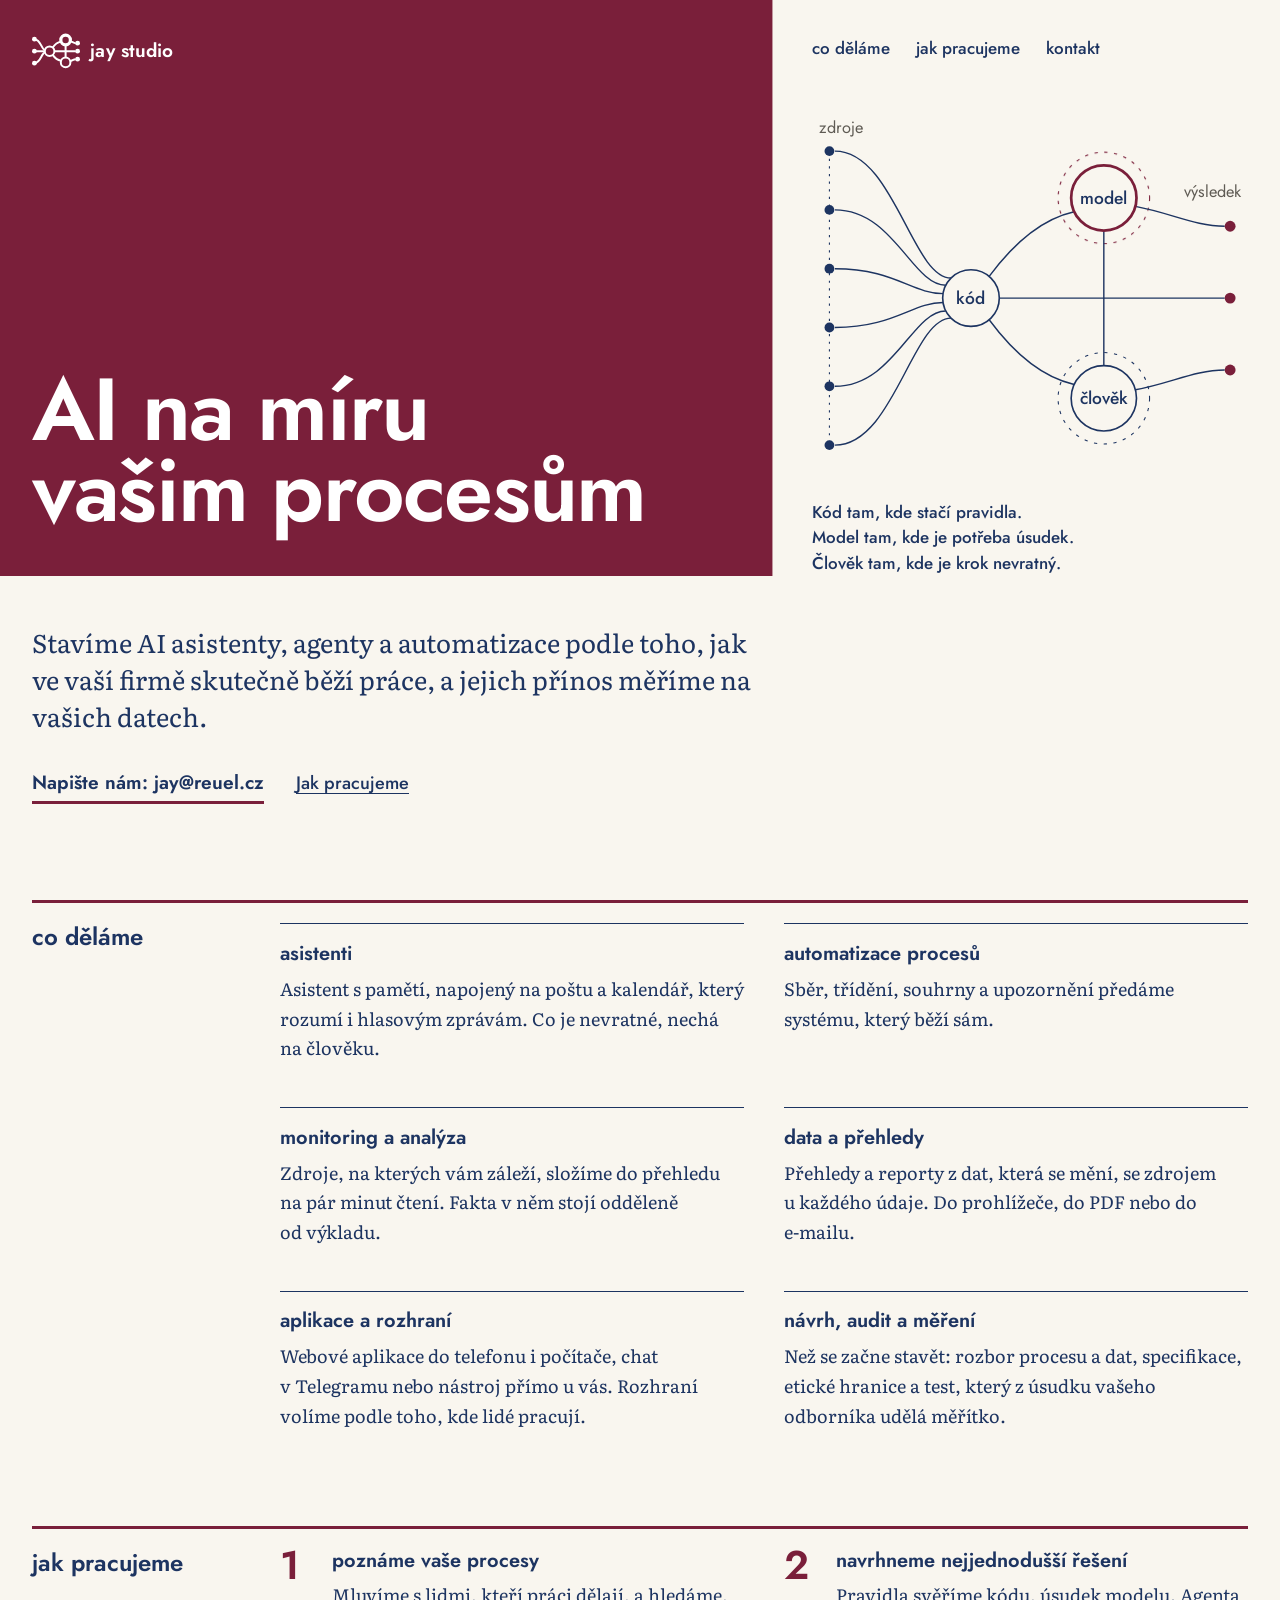
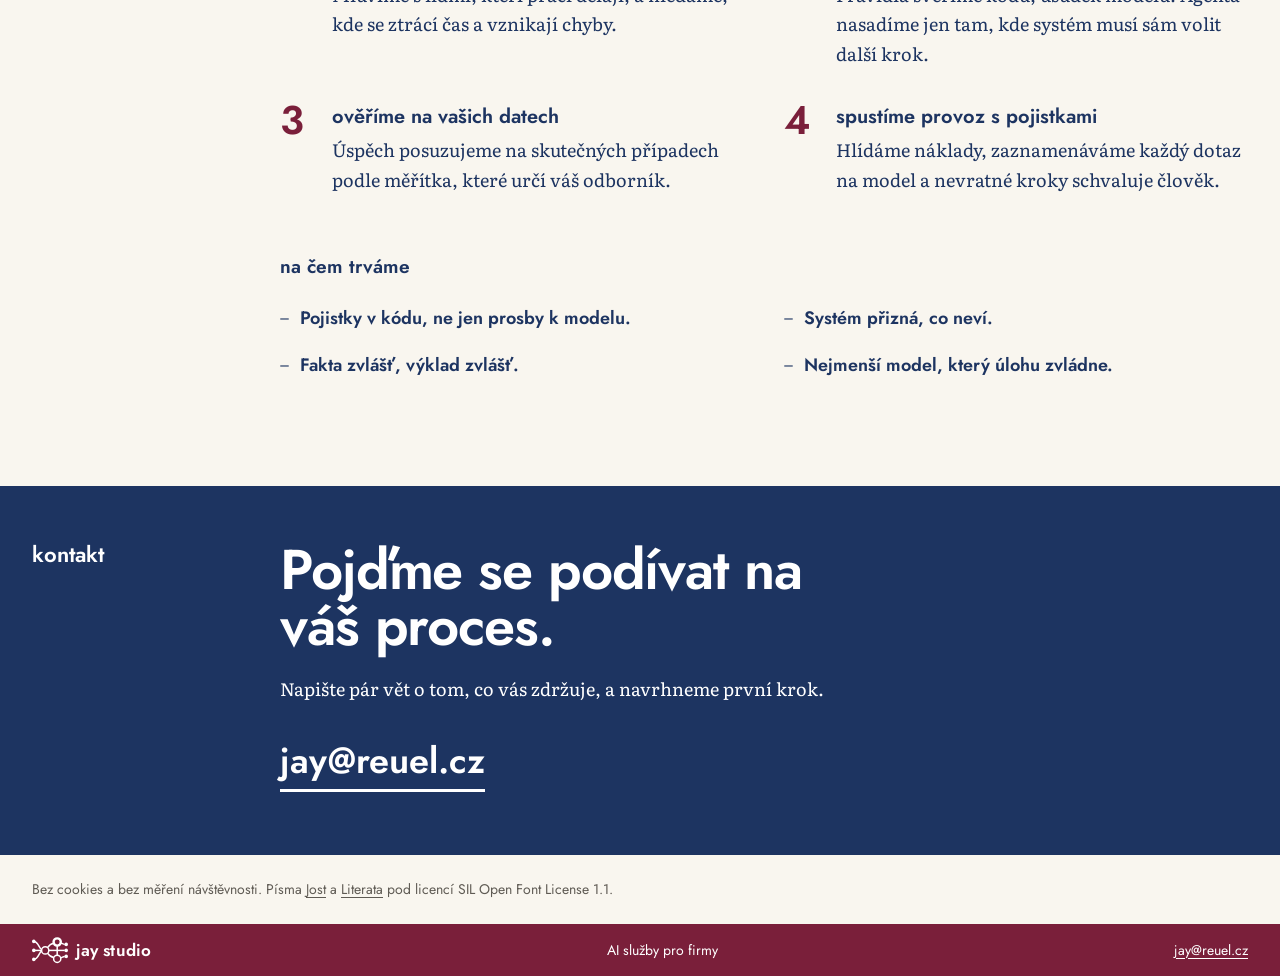
<file: index.html>
<!doctype html>
<html lang="cs">
<head>
<meta charset="utf-8">
<meta name="viewport" content="width=device-width, initial-scale=1">
<meta name="robots" content="noindex">
<title>Jay Studio · AI na míru vašim procesům</title>
<meta name="description" content="Navrhujeme a stavíme AI asistenty, agenty a automatizace pro firmy. Od poznání procesu přes ověření na vašich datech po ostrý provoz s pojistkami.">
<meta name="theme-color" content="#7A1F3A">
<link rel="icon" href="/img/ikona.svg" type="image/svg+xml">
<link rel="preload" href="/fonts/Jost-SemiBold.woff2" as="font" type="font/woff2" crossorigin>
<link rel="preload" href="/fonts/Literata-Regular.woff2" as="font" type="font/woff2" crossorigin>
<link rel="stylesheet" href="/reuel.css">
</head>
<body>
<a class="preskocit" href="#obsah">Přeskočit na obsah</a>

<header class="hlava">
  <div class="obal hlava-mrizka">
    <div class="plocha">
      <!-- Logo je zároveň skryté tlačítko na projekty: vypadá jako logo a nic
           nenapovídá; čtečka obrazovky slyší, kam vede. -->
      <a class="znacka skryte" href="/projekty/" aria-label="jay studio, projekty"><svg class="znak" aria-hidden="true"><use href="/img/logo.svg#znak"/></svg>jay studio</a>
      <h1>AI na míru vašim procesům</h1>
    </div>

    <div class="vedle">
      <nav class="navigace" aria-label="Oddíly stránky">
        <ul>
          <li><a href="#co-delame">co děláme</a></li>
          <li><a href="#jak-pracujeme">jak pracujeme</a></li>
          <li><a href="#kontakt">kontakt</a></li>
        </ul>
      </nav>

      <!-- Schéma: zdroje vlevo, uprostřed kód, model a člověk, vpravo výsledky.
           Čáry se při načtení nakreslí a po nich jednou proběhnou vínové pulsy;
           do pěti sekund je schéma v klidu. Kdo má pohyb vypnutý
           (prefers-reduced-motion), vidí schéma rovnou v klidu. -->
      <figure class="schema">
        <svg viewBox="0 0 400 340" role="img" aria-labelledby="schema-nazev" aria-describedby="schema-popis">
          <title id="schema-nazev">Jak u&nbsp;nás teče práce</title>
          <desc id="schema-popis">Data z&nbsp;různých zdrojů nejdřív zpracuje kód. Co se dá rozhodnout pravidly, jde rovnou do výsledku. Co potřebuje úsudek, posoudí jazykový model. Nevratné kroky schvaluje člověk.</desc>

          <g class="pozadi">
            <path class="vodic" d="M16 35V305"/>
            <circle class="prsten toci" cx="268" cy="78" r="42"/>
            <circle class="prsten modry" cx="268" cy="262" r="42"/>
          </g>

          <g class="hrany">
            <path class="hrana" pathLength="1" style="--d:0s" d="M21 35C75 35 92 151.6 127.6 151.6"/>
            <path class="hrana" pathLength="1" style="--d:.08s" d="M21 89C75 89 92 158.2 122.8 158.2"/>
            <path class="hrana" pathLength="1" style="--d:.16s" d="M21 143C75 143 92 165.9 120.3 165.9"/>
            <path class="hrana" pathLength="1" style="--d:.24s" d="M21 197C75 197 92 174.1 120.3 174.1"/>
            <path class="hrana" pathLength="1" style="--d:.32s" d="M21 251C75 251 92 181.8 122.8 181.8"/>
            <path class="hrana" pathLength="1" style="--d:.4s" d="M21 305C75 305 92 188.4 127.6 188.4"/>
            <path class="hrana" pathLength="1" style="--d:.7s" d="M172 170H379"/>
            <path class="hrana" pathLength="1" style="--d:.7s" d="M162.7 150.1C182 124 208 98 240.8 90.7"/>
            <path class="hrana" pathLength="1" style="--d:.7s" d="M162.7 189.9C182 216 208 242 240.8 249.3"/>
            <path class="hrana" pathLength="1" style="--d:1.1s" d="M297 85.8C330 92 352 104 379 104"/>
            <path class="hrana" pathLength="1" style="--d:1.1s" d="M268 108V232"/>
            <path class="hrana" pathLength="1" style="--d:1.3s" d="M297 254.2C330 248 352 236 379 236"/>
          </g>

          <!-- Každý puls vyrazí, až je jeho čára nakreslená a předchozí puls dorazil do uzlu. -->
          <g class="pulsy">
            <path class="puls" pathLength="100" style="--d:1.1s" d="M21 35C75 35 92 151.6 127.6 151.6"/>
            <path class="puls" pathLength="100" style="--d:1.18s" d="M21 89C75 89 92 158.2 122.8 158.2"/>
            <path class="puls" pathLength="100" style="--d:1.26s" d="M21 143C75 143 92 165.9 120.3 165.9"/>
            <path class="puls" pathLength="100" style="--d:1.34s" d="M21 197C75 197 92 174.1 120.3 174.1"/>
            <path class="puls" pathLength="100" style="--d:1.42s" d="M21 251C75 251 92 181.8 122.8 181.8"/>
            <path class="puls" pathLength="100" style="--d:1.5s" d="M21 305C75 305 92 188.4 127.6 188.4"/>
            <path class="puls" pathLength="100" style="--d:2.2s" d="M172 170H379"/>
            <path class="puls" pathLength="100" style="--d:2.3s" d="M162.7 150.1C182 124 208 98 240.8 90.7"/>
            <path class="puls" pathLength="100" style="--d:2.4s" d="M162.7 189.9C182 216 208 242 240.8 249.3"/>
            <path class="puls" pathLength="100" style="--d:3s" d="M297 85.8C330 92 352 104 379 104"/>
            <path class="puls" pathLength="100" style="--d:3.1s" d="M268 108V232"/>
            <path class="puls" pathLength="100" style="--d:3.8s" d="M297 254.2C330 248 352 236 379 236"/>
          </g>

          <g class="uzly">
            <circle class="zdroj" cx="16" cy="35" r="4.5"/>
            <circle class="zdroj" cx="16" cy="89" r="4.5"/>
            <circle class="zdroj" cx="16" cy="143" r="4.5"/>
            <circle class="zdroj" cx="16" cy="197" r="4.5"/>
            <circle class="zdroj" cx="16" cy="251" r="4.5"/>
            <circle class="zdroj" cx="16" cy="305" r="4.5"/>
            <circle class="uzel" cx="146" cy="170" r="26"/>
            <circle class="uzel model" cx="268" cy="78" r="30"/>
            <circle class="uzel" cx="268" cy="262" r="30"/>
            <circle class="vysledek" cx="384" cy="104" r="5"/>
            <circle class="vysledek" cx="384" cy="170" r="5"/>
            <circle class="vysledek" cx="384" cy="236" r="5"/>
            <text x="146" y="170">kód</text>
            <text x="268" y="78">model</text>
            <text x="268" y="262">člověk</text>
            <text class="popisek vlevo" x="6" y="13">zdroje</text>
            <text class="popisek vpravo" x="394" y="72">výsledek</text>
          </g>
        </svg>
        <figcaption>
          <span>Kód tam, kde stačí pravidla.</span>
          <span>Model tam, kde je potřeba úsudek.</span>
          <span>Člověk tam, kde je krok nevratný.</span>
        </figcaption>
      </figure>
    </div>
  </div>
</header>

<!-- Lišta s kotvami: objeví se, až hlavička odjede z okna, takže se dá skákat
     odkudkoli. Jen v prohlížečích s animací řízenou posunem (scroll-driven animations);
     jinde zůstane skrytá a stačí navigace v hlavičce. -->
<nav class="lista" aria-label="Oddíly stránky, připnuté nahoře">
  <div class="obal">
    <a class="znacka skryte" href="/projekty/" aria-label="jay studio, projekty"><svg class="znak" aria-hidden="true"><use href="/img/logo.svg#znak"/></svg><span class="slovo">jay studio</span></a>
    <ul>
      <li><a href="#co-delame">co děláme</a></li>
      <li><a href="#jak-pracujeme">jak pracujeme</a></li>
      <li><a href="#kontakt">kontakt</a></li>
    </ul>
  </div>
</nav>

<main id="obsah">

  <div class="obal uvod-blok">
    <p class="uvod">Stavíme AI asistenty, agenty a&nbsp;automatizace podle toho, jak ve vaší firmě skutečně běží práce, a&nbsp;jejich přínos měříme na vašich datech.</p>
    <p class="akce">
      <a class="vyzva" href="mailto:jay@reuel.cz">Napište nám: jay@reuel.cz</a>
      <a class="odkaz" href="#jak-pracujeme">Jak pracujeme</a>
    </p>
  </div>

  <section id="co-delame" class="obal oddil">
    <h2>co děláme</h2>
    <ul class="sluzby">
      <li>
        <h3>asistenti</h3>
        <p>Asistent s&nbsp;pamětí, napojený na poštu a&nbsp;kalendář, který rozumí i&nbsp;hlasovým zprávám. Co je nevratné, nechá na člověku.</p>
      </li>
      <li>
        <h3>automatizace procesů</h3>
        <p>Sběr, třídění, souhrny a&nbsp;upozornění předáme systému, který běží sám.</p>
      </li>
      <li>
        <h3>monitoring a&nbsp;analýza</h3>
        <p>Zdroje, na kterých vám záleží, složíme do přehledu na pár minut čtení. Fakta v&nbsp;něm stojí odděleně od výkladu.</p>
      </li>
      <li>
        <h3>data a&nbsp;přehledy</h3>
        <p>Přehledy a&nbsp;reporty z&nbsp;dat, která se mění, se zdrojem u&nbsp;každého údaje. Do prohlížeče, do PDF nebo do e-mailu.</p>
      </li>
      <li>
        <h3>aplikace a&nbsp;rozhraní</h3>
        <p>Webové aplikace do telefonu i&nbsp;počítače, chat v&nbsp;Telegramu nebo nástroj přímo u&nbsp;vás. Rozhraní volíme podle toho, kde lidé pracují.</p>
      </li>
      <li>
        <h3>návrh, audit a&nbsp;měření</h3>
        <p>Než se začne stavět: rozbor procesu a&nbsp;dat, specifikace, etické hranice a&nbsp;test, který z&nbsp;úsudku vašeho odborníka udělá měřítko.</p>
      </li>
    </ul>
  </section>

  <section id="jak-pracujeme" class="obal oddil">
    <h2>jak pracujeme</h2>
    <div>
      <ol class="kroky">
        <li>
          <h3>poznáme vaše procesy</h3>
          <p>Mluvíme s&nbsp;lidmi, kteří práci dělají, a&nbsp;hledáme, kde se ztrácí čas a&nbsp;vznikají chyby.</p>
        </li>
        <li>
          <h3>navrhneme nejjednodušší řešení</h3>
          <p>Pravidla svěříme kódu, úsudek modelu. Agenta nasadíme jen tam, kde systém musí sám volit další krok.</p>
        </li>
        <li>
          <h3>ověříme na vašich datech</h3>
          <p>Úspěch posuzujeme na skutečných případech podle měřítka, které určí váš odborník.</p>
        </li>
        <li>
          <h3>spustíme provoz s&nbsp;pojistkami</h3>
          <p>Hlídáme náklady, zaznamenáváme každý dotaz na model a&nbsp;nevratné kroky schvaluje člověk.</p>
        </li>
      </ol>

      <h3 class="podnadpis">na čem trváme</h3>
      <ul class="body zasady">
        <li><strong>Pojistky v&nbsp;kódu, ne jen prosby k&nbsp;modelu.</strong></li>
        <li><strong>Systém přizná, co neví.</strong></li>
        <li><strong>Fakta zvlášť, výklad zvlášť.</strong></li>
        <li><strong>Nejmenší model, který úlohu zvládne.</strong></li>
      </ul>
    </div>
  </section>

  <section id="kontakt" class="zaver">
    <div class="obal">
      <h2>kontakt</h2>
      <div>
        <p class="velka">Pojďme se podívat na váš proces.</p>
        <p>Napište pár vět o&nbsp;tom, co vás zdržuje, a&nbsp;navrhneme první krok.</p>
        <a class="posta" href="mailto:jay@reuel.cz">jay@reuel.cz</a>
      </div>
    </div>
  </section>

</main>

<footer>
  <div class="obal poznamky">
    <p>Bez cookies a&nbsp;bez měření návštěvnosti. Písma <a href="/fonts/OFL-Jost.txt">Jost</a> a&nbsp;<a href="/fonts/OFL-Literata.txt">Literata</a> pod licencí SIL Open Font License&nbsp;1.1.</p>
  </div>
  <div class="pata">
    <div class="obal">
      <span class="znacka"><svg class="znak" aria-hidden="true"><use href="/img/logo.svg#znak"/></svg>jay studio</span>
      <span>AI služby pro firmy</span>
      <a href="mailto:jay@reuel.cz">jay@reuel.cz</a>
    </div>
  </div>
</footer>

</body>
</html>
</file>
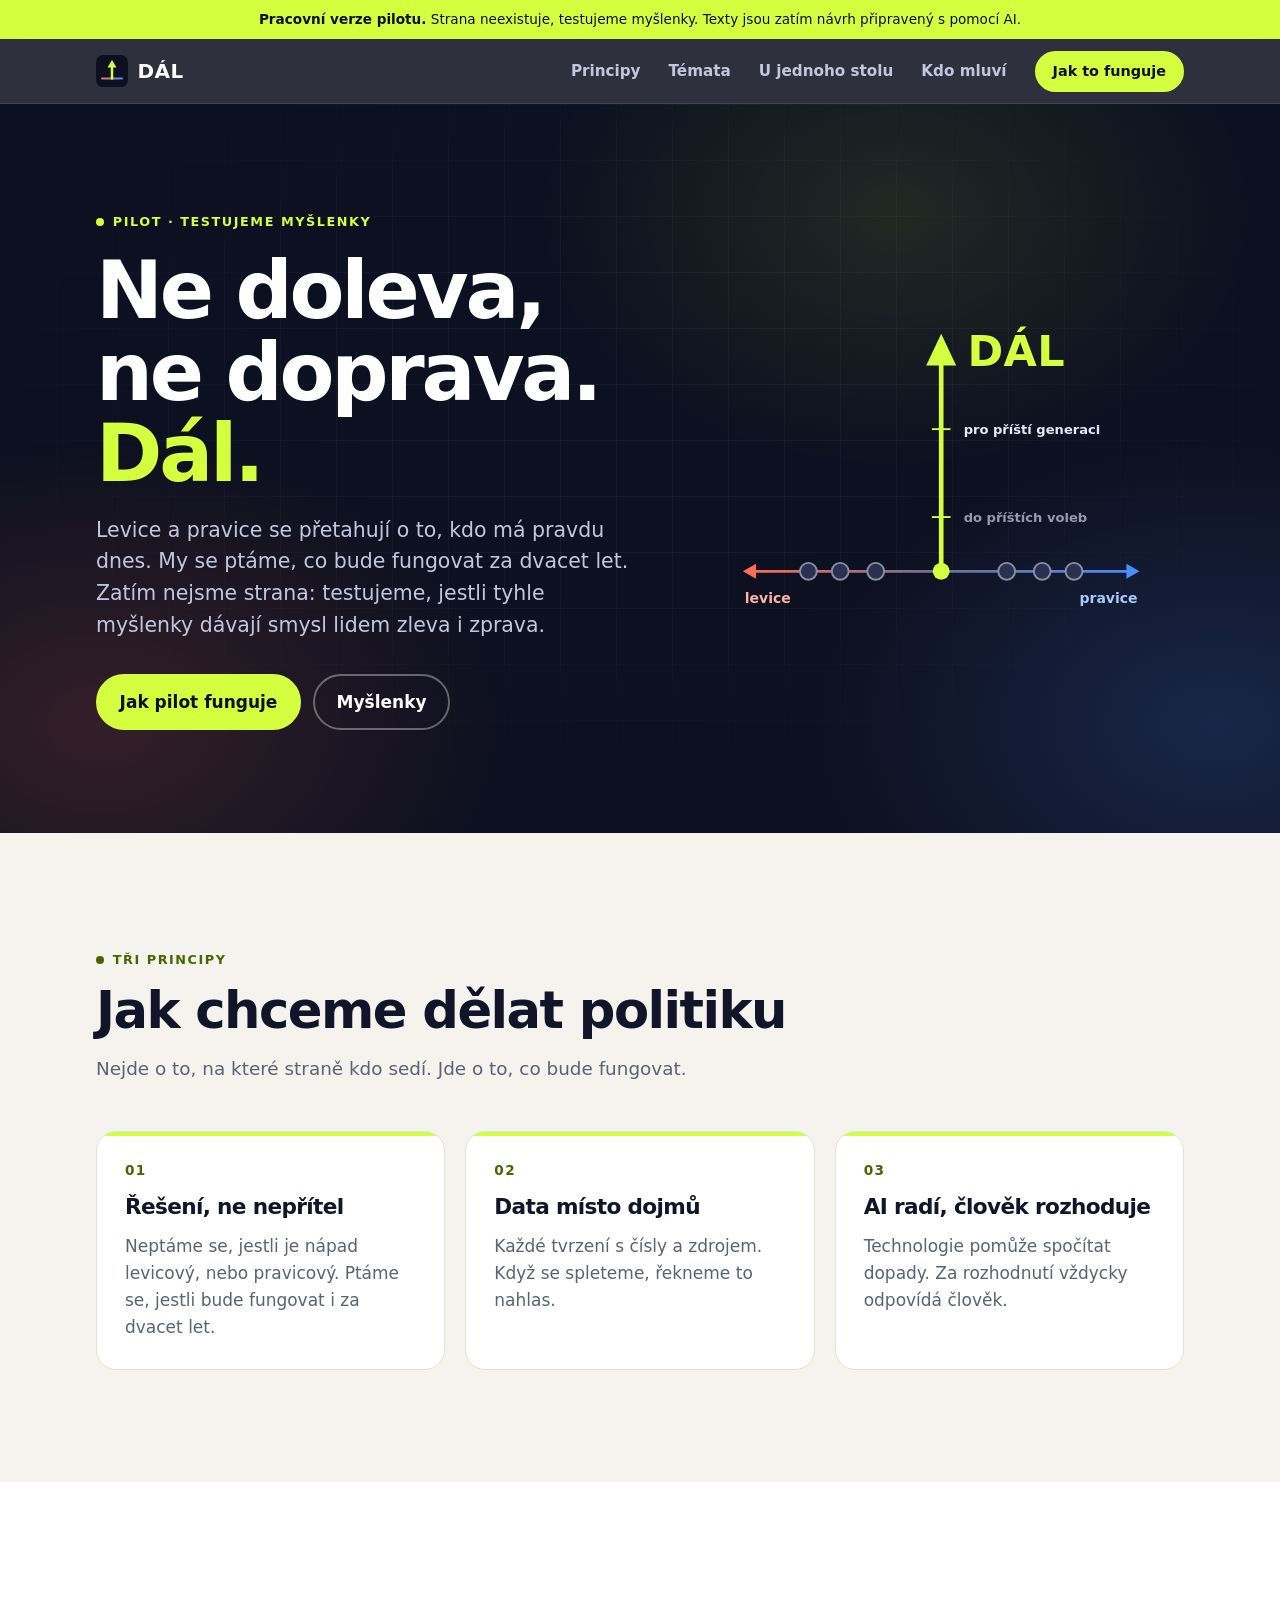
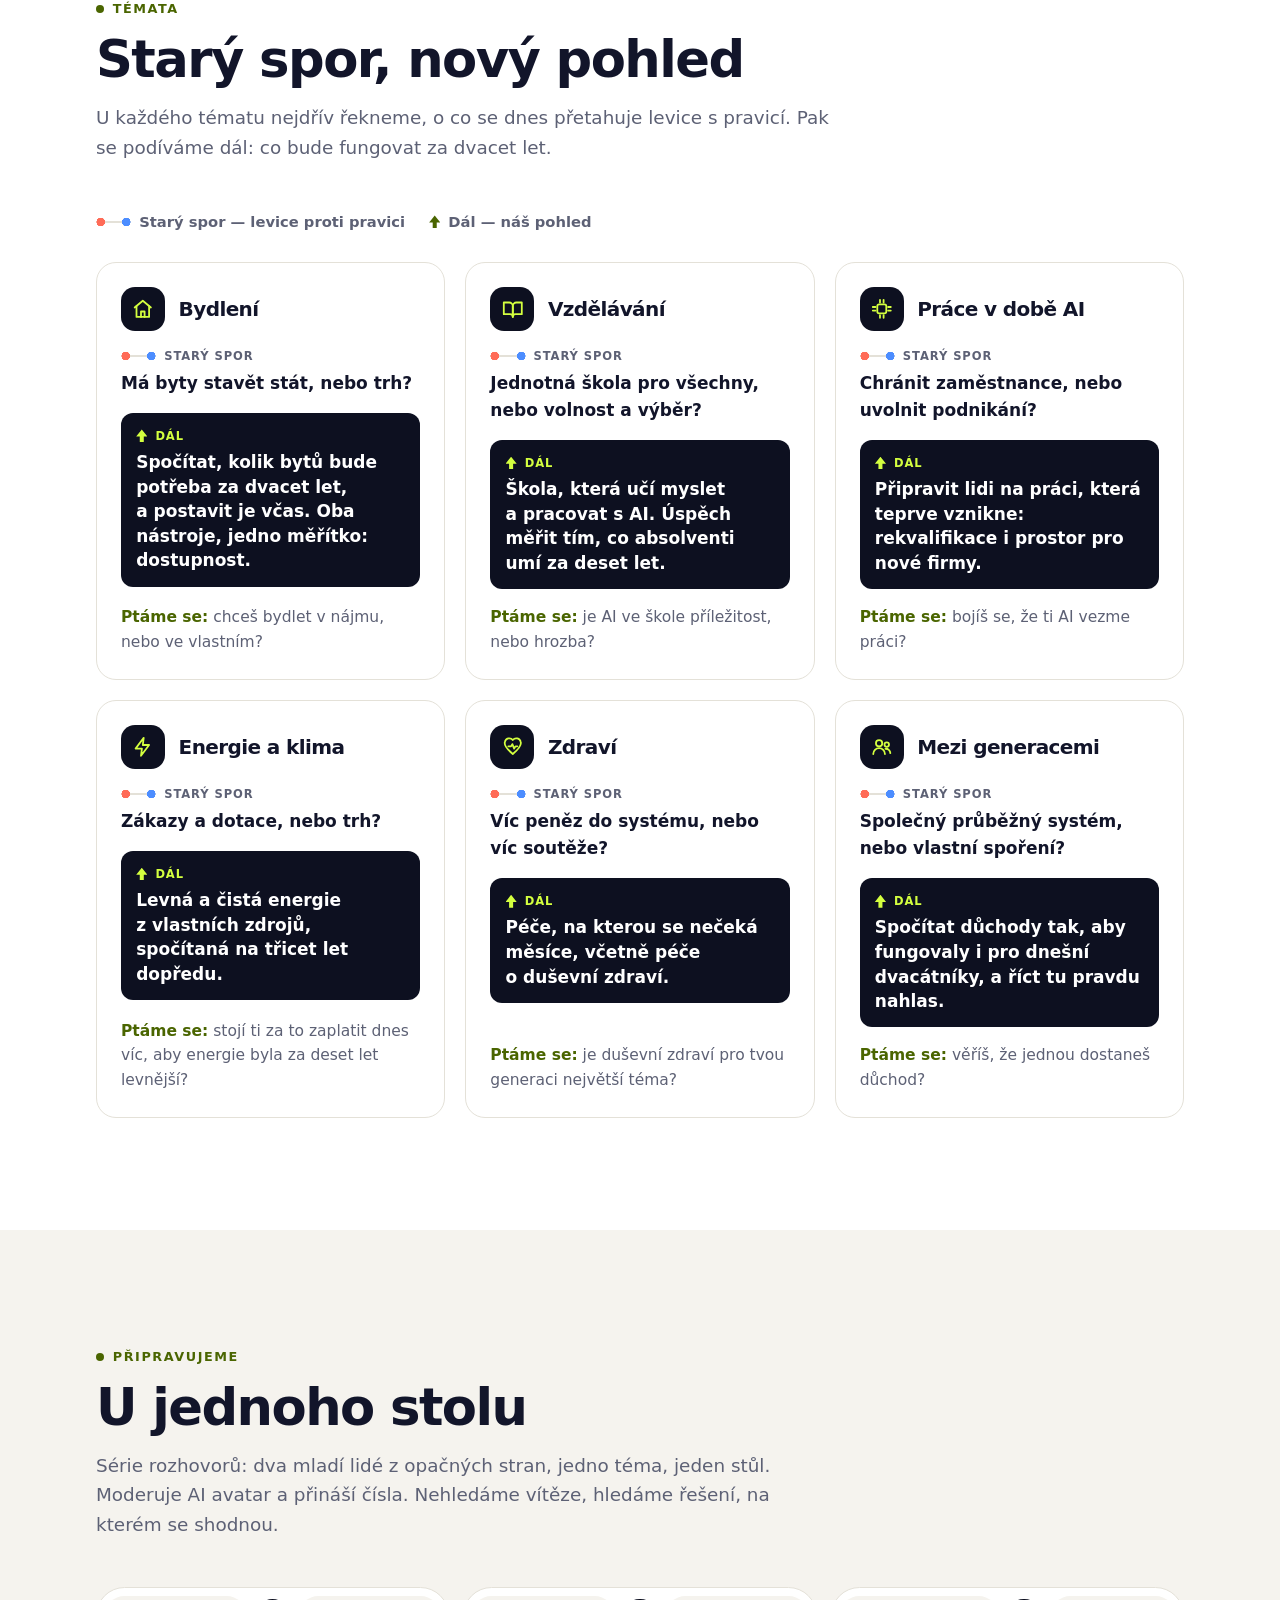
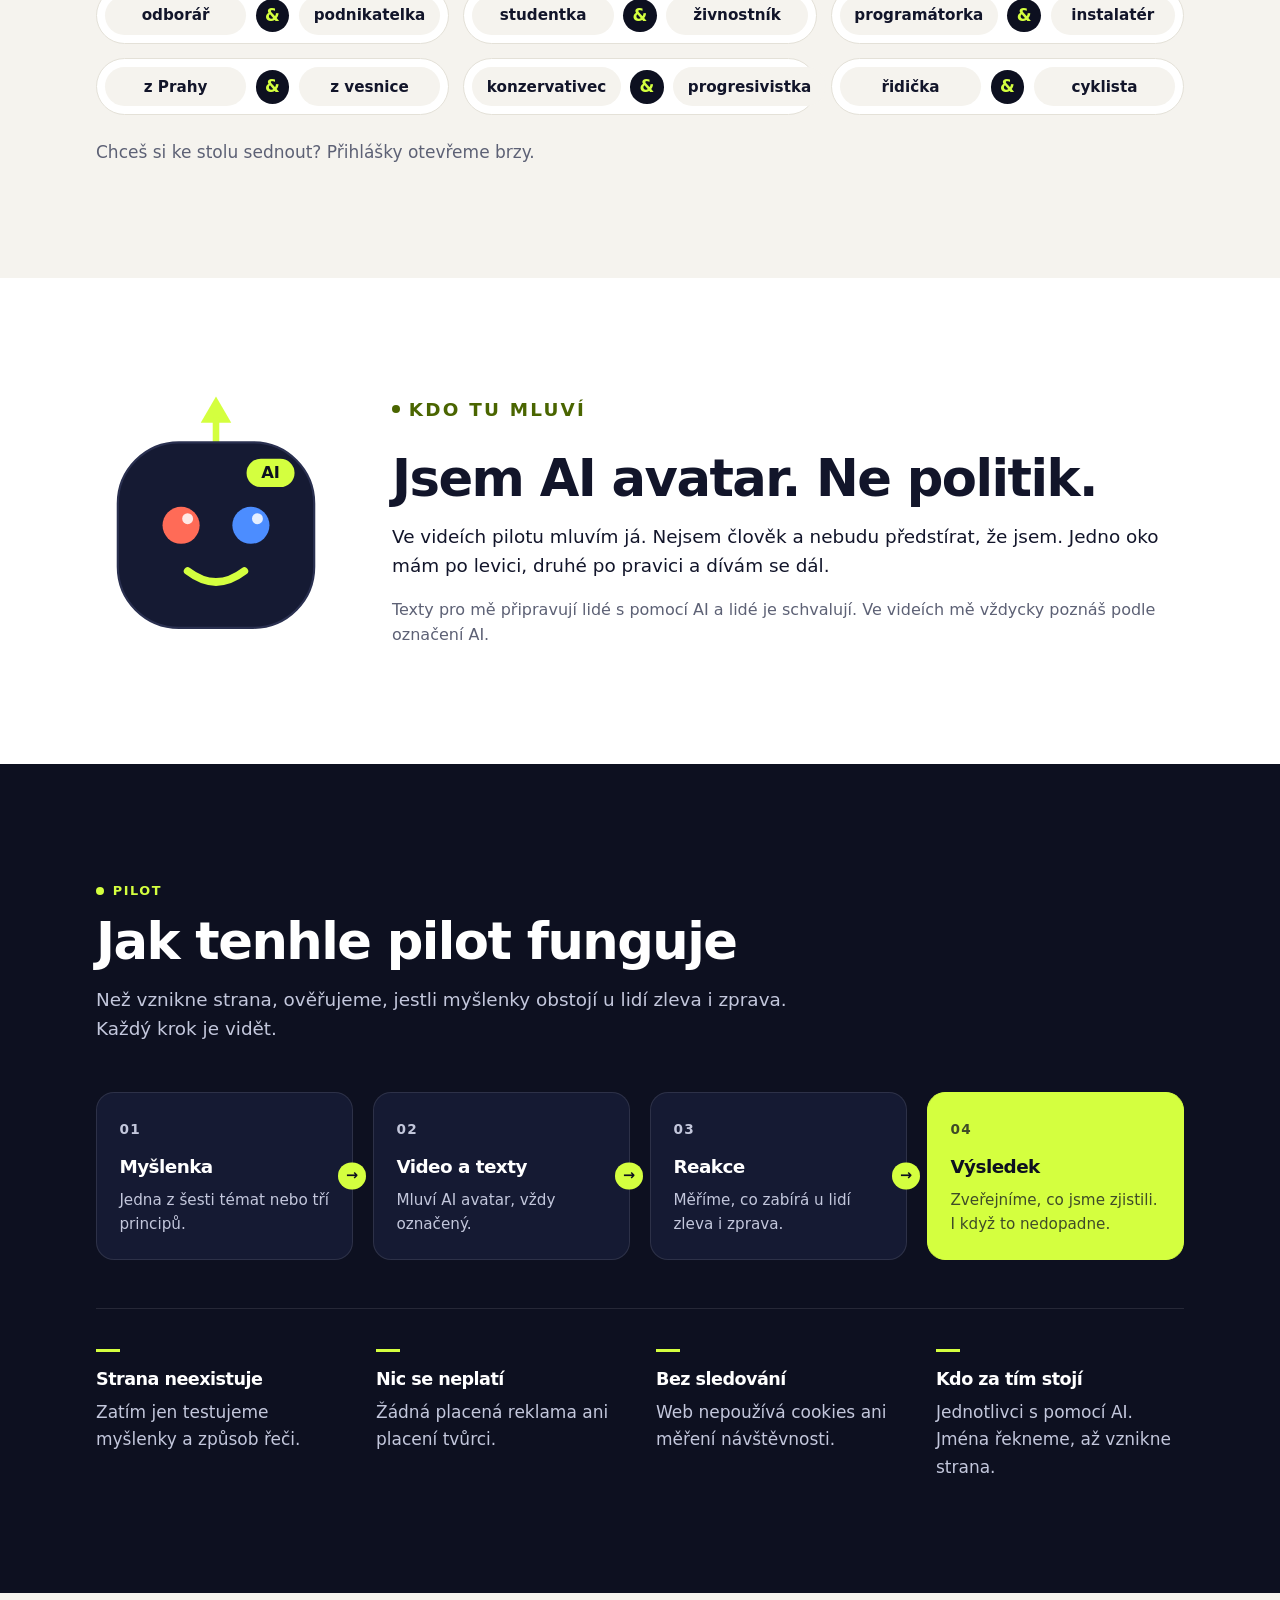
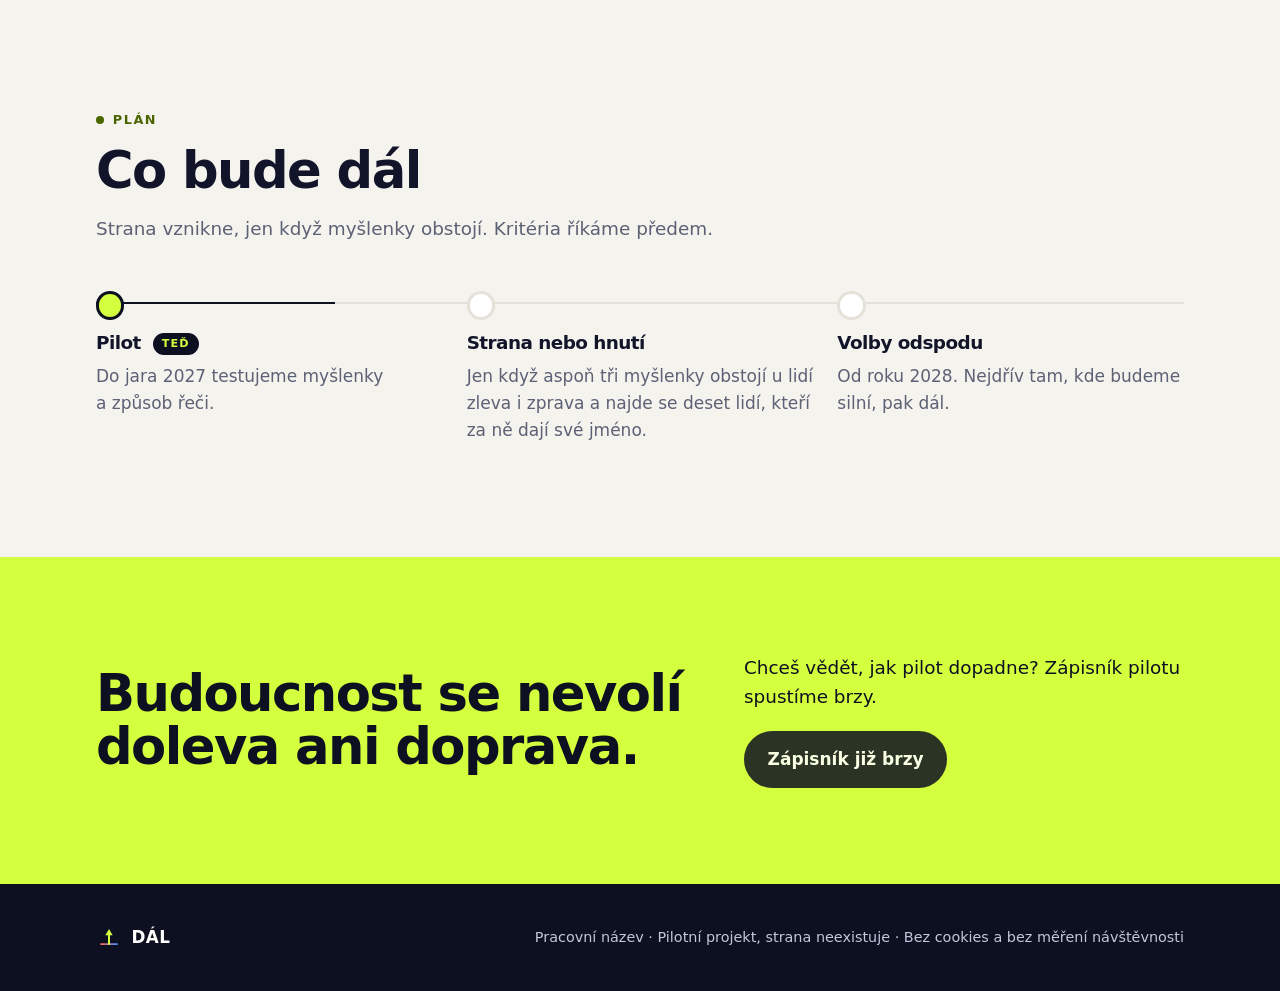
<file: pilot/index.html>
<!doctype html>
<html lang="cs">
<head>
<meta charset="utf-8">
<meta name="viewport" content="width=device-width, initial-scale=1">
<title>DÁL — ne doleva, ne doprava. Dál.</title>
<!-- Pracovní verze: vyhledávače ji zatím nemají indexovat. Až Jay texty
     schválí a pilot se spustí, tenhle řádek zmizí a pruh se přepíše. -->
<meta name="robots" content="noindex">
<meta name="description" content="Pilotní projekt: testujeme myšlenky, které nejsou levicové ani pravicové. Strana neexistuje, mluví přiznaný AI avatar.">
<meta property="og:type" content="website">
<meta property="og:title" content="DÁL — ne doleva, ne doprava. Dál.">
<meta property="og:description" content="Pilotní projekt: testujeme myšlenky, které nejsou levicové ani pravicové. Strana neexistuje, mluví přiznaný AI avatar.">
<meta name="theme-color" content="#0d1020">
<link rel="icon" href="/pilot/znak.svg" type="image/svg+xml">
<link rel="stylesheet" href="/pilot/pilot.css">
</head>
<body>

<p class="koncept" role="note"><strong>Pracovní verze pilotu.</strong> Strana neexistuje, testujeme myšlenky.
   Texty jsou zatím návrh připravený s&nbsp;pomocí AI.</p>

<header class="lista">
  <div class="obal">
    <a class="logo" href="/pilot/">
      <img src="/pilot/znak.svg" alt="" width="32" height="32">
      <span>DÁL</span>
    </a>
    <nav class="menu" aria-label="Hlavní menu">
      <a href="#principy">Principy</a>
      <a href="#temata">Témata</a>
      <a href="#stul">U&nbsp;jednoho stolu</a>
      <a href="#avatar">Kdo mluví</a>
      <a class="tlacitko" href="#jak">Jak to funguje</a>
    </nav>
  </div>
</header>

<main>

  <!-- Úvod: hlavní sdělení a graf staré osy se šipkou DÁL. -->
  <section class="hero">
    <div class="obal">
      <div>
        <p class="nadtitul">Pilot · testujeme myšlenky</p>
        <h1>Ne&nbsp;doleva, ne&nbsp;doprava. <span class="dal-slovo">Dál.</span></h1>
        <p class="perex">Levice a&nbsp;pravice se přetahují o&nbsp;to, kdo má pravdu dnes. My se ptáme,
           co bude fungovat za dvacet let. Zatím nejsme strana: testujeme, jestli tyhle
           myšlenky dávají smysl lidem zleva i&nbsp;zprava.</p>
        <div class="tlacitka">
          <a class="tlacitko" href="#jak">Jak pilot funguje</a>
          <a class="tlacitko obrys" href="#temata">Myšlenky</a>
        </div>
      </div>

      <div class="hero-grafika">
        <svg class="osa" viewBox="0 0 520 420" role="img" aria-labelledby="osa-popis">
          <title id="osa-popis">Levice a&nbsp;pravice se přetahují po jedné čáře. DÁL z&nbsp;ní vychází kolmo nahoru: rozhoduje s&nbsp;ohledem na příští generaci, ne na příští volby.</title>
          <defs>
            <!-- U vodorovné čáry musí být přechod v souřadnicích stránky, jinak se nevykreslí. -->
            <linearGradient id="o-cara" x1="50" y1="0" x2="470" y2="0" gradientUnits="userSpaceOnUse">
              <stop offset="0" stop-color="#ff6b57"/>
              <stop offset="0.5" stop-color="#6b7090"/>
              <stop offset="1" stop-color="#4c8dff"/>
            </linearGradient>
            <filter id="o-zare" x="-300%" y="-20%" width="700%" height="140%">
              <feGaussianBlur stdDeviation="12"/>
            </filter>
          </defs>

          <!-- Stará osa: levice ↔ pravice. -->
          <line x1="58" y1="320" x2="462" y2="320" stroke="url(#o-cara)" stroke-width="3"/>
          <path d="M48 320 62 312v16z" fill="#ff6b57"/>
          <path d="M472 320 458 312v16z" fill="#4c8dff"/>
          <text class="o-levice" x="50" y="354">levice</text>
          <text class="o-pravice" x="470" y="354" text-anchor="end">pravice</text>

          <!-- Dnešní strany na čáře; dvě skupiny se přetahují. -->
          <g class="tah-l" fill="#2a3050" stroke="#8a8fa6" stroke-width="2">
            <circle cx="118" cy="320" r="9"/>
            <circle cx="152" cy="320" r="9"/>
            <circle cx="190" cy="320" r="9"/>
          </g>
          <g class="tah-p" fill="#2a3050" stroke="#8a8fa6" stroke-width="2">
            <circle cx="330" cy="320" r="9"/>
            <circle cx="368" cy="320" r="9"/>
            <circle cx="402" cy="320" r="9"/>
          </g>

          <!-- DÁL: kolmo nahoru. Záře pod šipkou, pak šipka. -->
          <g class="zare" filter="url(#o-zare)">
            <line x1="260" y1="316" x2="260" y2="96" stroke="#d4ff3f" stroke-width="10"/>
          </g>
          <line x1="260" y1="316" x2="260" y2="100" stroke="#d4ff3f" stroke-width="5" stroke-linecap="round"/>
          <path d="M260 66 244 100h32z" fill="#d4ff3f"/>
          <circle cx="260" cy="320" r="9" fill="#d4ff3f"/>
          <text class="o-dal" x="288" y="100">DÁL</text>

          <!-- Měřítko na šipce: jak daleko rozhodnutí dohlédne. -->
          <line x1="250" y1="262" x2="270" y2="262" stroke="#d4ff3f" stroke-width="2"/>
          <text class="o-mira-slaba" x="284" y="267">do příštích voleb</text>
          <line x1="250" y1="168" x2="270" y2="168" stroke="#d4ff3f" stroke-width="2"/>
          <text class="o-mira" x="284" y="173">pro příští generaci</text>
        </svg>
      </div>
    </div>
  </section>

  <section class="sekce" id="principy">
    <div class="obal">
      <div class="hlavicka-sekce">
        <p class="nadtitul">Tři principy</p>
        <h2>Jak chceme dělat politiku</h2>
        <p>Nejde o&nbsp;to, na které straně kdo sedí. Jde o&nbsp;to, co bude fungovat.</p>
      </div>
      <div class="trojice">
        <article class="karta">
          <p class="cislo">01</p>
          <h3>Řešení, ne nepřítel</h3>
          <p>Neptáme se, jestli je nápad levicový, nebo pravicový. Ptáme se, jestli bude
             fungovat i&nbsp;za dvacet let.</p>
        </article>
        <article class="karta">
          <p class="cislo">02</p>
          <h3>Data místo dojmů</h3>
          <p>Každé tvrzení s&nbsp;čísly a&nbsp;zdrojem. Když se spleteme, řekneme to nahlas.</p>
        </article>
        <article class="karta">
          <p class="cislo">03</p>
          <h3>AI radí, člověk rozhoduje</h3>
          <p>Technologie pomůže spočítat dopady. Za rozhodnutí vždycky odpovídá člověk.</p>
        </article>
      </div>
    </div>
  </section>

  <!-- Témata: u každého starý spor, pohled DÁL a otázka pro čtenáře. -->
  <section class="sekce bila" id="temata">
    <div class="obal">
      <div class="hlavicka-sekce">
        <p class="nadtitul">Témata</p>
        <h2>Starý spor, nový pohled</h2>
        <p>U&nbsp;každého tématu nejdřív řekneme, o&nbsp;co se dnes přetahuje levice s&nbsp;pravicí.
           Pak se podíváme dál: co bude fungovat za dvacet let.</p>
      </div>

      <ul class="legenda" aria-label="Vysvětlivky">
        <li><span class="stupnice" aria-hidden="true"></span>Starý spor — levice proti pravici</li>
        <li><span class="sipka" aria-hidden="true"></span>Dál — náš pohled</li>
      </ul>

      <div class="temata">
        <article class="tema">
          <div class="tema-hlava">
            <span class="ikona" aria-hidden="true"><svg viewBox="0 0 24 24" fill="none" stroke="currentColor" stroke-width="2" stroke-linecap="round" stroke-linejoin="round"><path d="M3 10.5 12 3l9 7.5"/><path d="M5 9v12h14V9"/><path d="M10 21v-6h4v6"/></svg></span>
            <h3>Bydlení</h3>
          </div>
          <div class="spor"><p class="popisek"><span class="stupnice" aria-hidden="true"></span>Starý spor</p><p>Má byty stavět stát, nebo trh?</p></div>
          <div class="dal-blok"><p class="popisek"><span class="sipka" aria-hidden="true"></span>Dál</p><p>Spočítat, kolik bytů bude potřeba za dvacet let, a&nbsp;postavit je včas. Oba nástroje, jedno měřítko: dostupnost.</p></div>
          <p class="otazka"><strong>Ptáme se:</strong> chceš bydlet v&nbsp;nájmu, nebo ve vlastním?</p>
        </article>

        <article class="tema">
          <div class="tema-hlava">
            <span class="ikona" aria-hidden="true"><svg viewBox="0 0 24 24" fill="none" stroke="currentColor" stroke-width="2" stroke-linecap="round" stroke-linejoin="round"><path d="M2 5h6a4 4 0 0 1 4 4v12a3 3 0 0 0-3-3H2z"/><path d="M22 5h-6a4 4 0 0 0-4 4v12a3 3 0 0 1 3-3h7z"/></svg></span>
            <h3>Vzdělávání</h3>
          </div>
          <div class="spor"><p class="popisek"><span class="stupnice" aria-hidden="true"></span>Starý spor</p><p>Jednotná škola pro všechny, nebo volnost a&nbsp;výběr?</p></div>
          <div class="dal-blok"><p class="popisek"><span class="sipka" aria-hidden="true"></span>Dál</p><p>Škola, která učí myslet a&nbsp;pracovat s&nbsp;AI. Úspěch měřit tím, co absolventi umí za deset let.</p></div>
          <p class="otazka"><strong>Ptáme se:</strong> je AI ve škole příležitost, nebo hrozba?</p>
        </article>

        <article class="tema">
          <div class="tema-hlava">
            <span class="ikona" aria-hidden="true"><svg viewBox="0 0 24 24" fill="none" stroke="currentColor" stroke-width="2" stroke-linecap="round" stroke-linejoin="round"><rect x="7" y="7" width="10" height="10" rx="2"/><path d="M10 2v3M14 2v3M10 19v3M14 19v3M2 10h3M2 14h3M19 10h3M19 14h3"/></svg></span>
            <h3>Práce v&nbsp;době AI</h3>
          </div>
          <div class="spor"><p class="popisek"><span class="stupnice" aria-hidden="true"></span>Starý spor</p><p>Chránit zaměstnance, nebo uvolnit podnikání?</p></div>
          <div class="dal-blok"><p class="popisek"><span class="sipka" aria-hidden="true"></span>Dál</p><p>Připravit lidi na práci, která teprve vznikne: rekvalifikace i&nbsp;prostor pro nové firmy.</p></div>
          <p class="otazka"><strong>Ptáme se:</strong> bojíš se, že ti AI vezme práci?</p>
        </article>

        <article class="tema">
          <div class="tema-hlava">
            <span class="ikona" aria-hidden="true"><svg viewBox="0 0 24 24" fill="none" stroke="currentColor" stroke-width="2" stroke-linecap="round" stroke-linejoin="round"><path d="M13 2 4 14h7l-1 8 9-12h-7z"/></svg></span>
            <h3>Energie a&nbsp;klima</h3>
          </div>
          <div class="spor"><p class="popisek"><span class="stupnice" aria-hidden="true"></span>Starý spor</p><p>Zákazy a&nbsp;dotace, nebo trh?</p></div>
          <div class="dal-blok"><p class="popisek"><span class="sipka" aria-hidden="true"></span>Dál</p><p>Levná a&nbsp;čistá energie z&nbsp;vlastních zdrojů, spočítaná na třicet let dopředu.</p></div>
          <p class="otazka"><strong>Ptáme se:</strong> stojí ti za to zaplatit dnes víc, aby energie byla za deset let levnější?</p>
        </article>

        <article class="tema">
          <div class="tema-hlava">
            <span class="ikona" aria-hidden="true"><svg viewBox="0 0 24 24" fill="none" stroke="currentColor" stroke-width="2" stroke-linecap="round" stroke-linejoin="round"><path d="M20.8 6.6a5 5 0 0 0-8.8-2.1 5 5 0 0 0-8.8 2.1C2 10.5 6 15 12 20c6-5 10-9.5 8.8-13.4z"/><path d="M7 11.5h3l1.5-2.5 2 5 1.5-2.5h2"/></svg></span>
            <h3>Zdraví</h3>
          </div>
          <div class="spor"><p class="popisek"><span class="stupnice" aria-hidden="true"></span>Starý spor</p><p>Víc peněz do systému, nebo víc soutěže?</p></div>
          <div class="dal-blok"><p class="popisek"><span class="sipka" aria-hidden="true"></span>Dál</p><p>Péče, na kterou se nečeká měsíce, včetně péče o&nbsp;duševní zdraví.</p></div>
          <p class="otazka"><strong>Ptáme se:</strong> je duševní zdraví pro tvou generaci největší téma?</p>
        </article>

        <article class="tema">
          <div class="tema-hlava">
            <span class="ikona" aria-hidden="true"><svg viewBox="0 0 24 24" fill="none" stroke="currentColor" stroke-width="2" stroke-linecap="round" stroke-linejoin="round"><circle cx="9" cy="8" r="3.5"/><path d="M2.5 20a6.5 6.5 0 0 1 13 0"/><circle cx="17.5" cy="9.5" r="2.5"/><path d="M16 14.2a5 5 0 0 1 5.5 4.8"/></svg></span>
            <h3>Mezi generacemi</h3>
          </div>
          <div class="spor"><p class="popisek"><span class="stupnice" aria-hidden="true"></span>Starý spor</p><p>Společný průběžný systém, nebo vlastní spoření?</p></div>
          <div class="dal-blok"><p class="popisek"><span class="sipka" aria-hidden="true"></span>Dál</p><p>Spočítat důchody tak, aby fungovaly i&nbsp;pro dnešní dvacátníky, a&nbsp;říct tu pravdu nahlas.</p></div>
          <p class="otazka"><strong>Ptáme se:</strong> věříš, že jednou dostaneš důchod?</p>
        </article>
      </div>
    </div>
  </section>

  <section class="sekce" id="stul">
    <div class="obal">
      <div class="hlavicka-sekce">
        <p class="nadtitul">Připravujeme</p>
        <h2>U&nbsp;jednoho stolu</h2>
        <p>Série rozhovorů: dva mladí lidé z&nbsp;opačných stran, jedno téma, jeden stůl.
           Moderuje AI avatar a&nbsp;přináší čísla. Nehledáme vítěze, hledáme řešení,
           na kterém se shodnou.</p>
      </div>
      <ul class="stul">
        <li><span class="osoba">odborář</span><span class="a" aria-hidden="true">&amp;</span><span class="osoba">podnikatelka</span></li>
        <li><span class="osoba">studentka</span><span class="a" aria-hidden="true">&amp;</span><span class="osoba">živnostník</span></li>
        <li><span class="osoba">programátorka</span><span class="a" aria-hidden="true">&amp;</span><span class="osoba">instalatér</span></li>
        <li><span class="osoba">z&nbsp;Prahy</span><span class="a" aria-hidden="true">&amp;</span><span class="osoba">z&nbsp;vesnice</span></li>
        <li><span class="osoba">konzervativec</span><span class="a" aria-hidden="true">&amp;</span><span class="osoba">progresivistka</span></li>
        <li><span class="osoba">řidička</span><span class="a" aria-hidden="true">&amp;</span><span class="osoba">cyklista</span></li>
      </ul>
      <p class="poznamka">Chceš si ke stolu sednout? Přihlášky otevřeme brzy.</p>
    </div>
  </section>

  <section class="sekce bila" id="avatar">
    <div class="obal mluvci">
      <svg class="avatar" viewBox="0 0 220 240" role="img" aria-labelledby="avatar-popis">
        <title id="avatar-popis">AI avatar pilotu DÁL: tmavá hlava se štítkem AI, korálové a&nbsp;modré oko, limetkový úsměv a&nbsp;šipka nahoru.</title>
        <path d="M110 6 96 30h28z" fill="#d4ff3f"/>
        <line x1="110" y1="28" x2="110" y2="48" stroke="#d4ff3f" stroke-width="6" stroke-linecap="round"/>
        <rect x="20" y="48" width="180" height="170" rx="56" fill="#151a33" stroke="#2a3050" stroke-width="2"/>
        <g class="mrk"><circle cx="78" cy="124" r="17" fill="#ff6b57"/><circle cx="84" cy="118" r="5" fill="#fff" opacity="0.85"/></g>
        <g class="mrk"><circle cx="142" cy="124" r="17" fill="#4c8dff"/><circle cx="148" cy="118" r="5" fill="#fff" opacity="0.85"/></g>
        <path d="M84 166q26 20 52 0" fill="none" stroke="#d4ff3f" stroke-width="7" stroke-linecap="round"/>
        <g transform="translate(160 76)"><rect x="-22" y="-13" width="44" height="26" rx="13" fill="#d4ff3f"/><text class="av-ai" y="5" text-anchor="middle">AI</text></g>
      </svg>
      <div>
        <p class="nadtitul">Kdo tu mluví</p>
        <h2>Jsem AI avatar. Ne&nbsp;politik.</h2>
        <p>Ve videích pilotu mluvím já. Nejsem člověk a&nbsp;nebudu předstírat, že jsem.
           Jedno oko mám po levici, druhé po pravici a&nbsp;dívám se dál.</p>
        <p>Texty pro mě připravují lidé s&nbsp;pomocí AI a&nbsp;lidé je schvalují. Ve videích mě
           vždycky poznáš podle označení AI.</p>
      </div>
    </div>
  </section>

  <section class="sekce tmava" id="jak">
    <div class="obal">
      <div class="hlavicka-sekce">
        <p class="nadtitul">Pilot</p>
        <h2>Jak tenhle pilot funguje</h2>
        <p>Než vznikne strana, ověřujeme, jestli myšlenky obstojí u&nbsp;lidí zleva i&nbsp;zprava.
           Každý krok je vidět.</p>
      </div>

      <ol class="tok" aria-label="Jak pilot probíhá">
        <li><h3>Myšlenka</h3><p>Jedna z&nbsp;šesti témat nebo tří principů.</p></li>
        <li><h3>Video a&nbsp;texty</h3><p>Mluví AI avatar, vždy označený.</p></li>
        <li><h3>Reakce</h3><p>Měříme, co zabírá u&nbsp;lidí zleva i&nbsp;zprava.</p></li>
        <li><h3>Výsledek</h3><p>Zveřejníme, co jsme zjistili. I&nbsp;když to nedopadne.</p></li>
      </ol>

      <div class="zasady">
        <div><h3>Strana neexistuje</h3><p>Zatím jen testujeme myšlenky a&nbsp;způsob řeči.</p></div>
        <div><h3>Nic se neplatí</h3><p>Žádná placená reklama ani placení tvůrci.</p></div>
        <div><h3>Bez sledování</h3><p>Web nepoužívá cookies ani měření návštěvnosti.</p></div>
        <div><h3>Kdo za tím stojí</h3><p>Jednotlivci s&nbsp;pomocí AI. Jména řekneme, až vznikne strana.</p></div>
      </div>
    </div>
  </section>

  <section class="sekce" id="plan">
    <div class="obal">
      <div class="hlavicka-sekce">
        <p class="nadtitul">Plán</p>
        <h2>Co bude dál</h2>
        <p>Strana vznikne, jen když myšlenky obstojí. Kritéria říkáme předem.</p>
      </div>
      <ol class="plan">
        <li class="ted"><h3>Pilot <span class="stav">teď</span></h3><p>Do jara 2027 testujeme myšlenky a&nbsp;způsob řeči.</p></li>
        <li><h3>Strana nebo hnutí</h3><p>Jen když aspoň tři myšlenky obstojí u&nbsp;lidí zleva i&nbsp;zprava a&nbsp;najde se deset lidí, kteří za ně dají své jméno.</p></li>
        <li><h3>Volby odspodu</h3><p>Od roku 2028. Nejdřív tam, kde budeme silní, pak dál.</p></li>
      </ol>
    </div>
  </section>

  <section class="vyzva" id="zapoj-se">
    <div class="obal">
      <h2>Budoucnost se nevolí doleva ani doprava.</h2>
      <div>
        <p>Chceš vědět, jak pilot dopadne? Zápisník pilotu spustíme brzy.</p>
        <!-- Zatím nic nesbírá: seznam zájemců = osobní údaje a souhlas. -->
        <span class="tlacitko tmave" aria-disabled="true">Zápisník již brzy</span>
      </div>
    </div>
  </section>

</main>

<footer class="pata">
  <div class="obal">
    <span class="logo"><img src="/pilot/znak.svg" alt="" width="26" height="26"> DÁL</span>
    <p>Pracovní název · Pilotní projekt, strana neexistuje · Bez cookies a&nbsp;bez měření návštěvnosti</p>
  </div>
</footer>

</body>
</html>
</file>
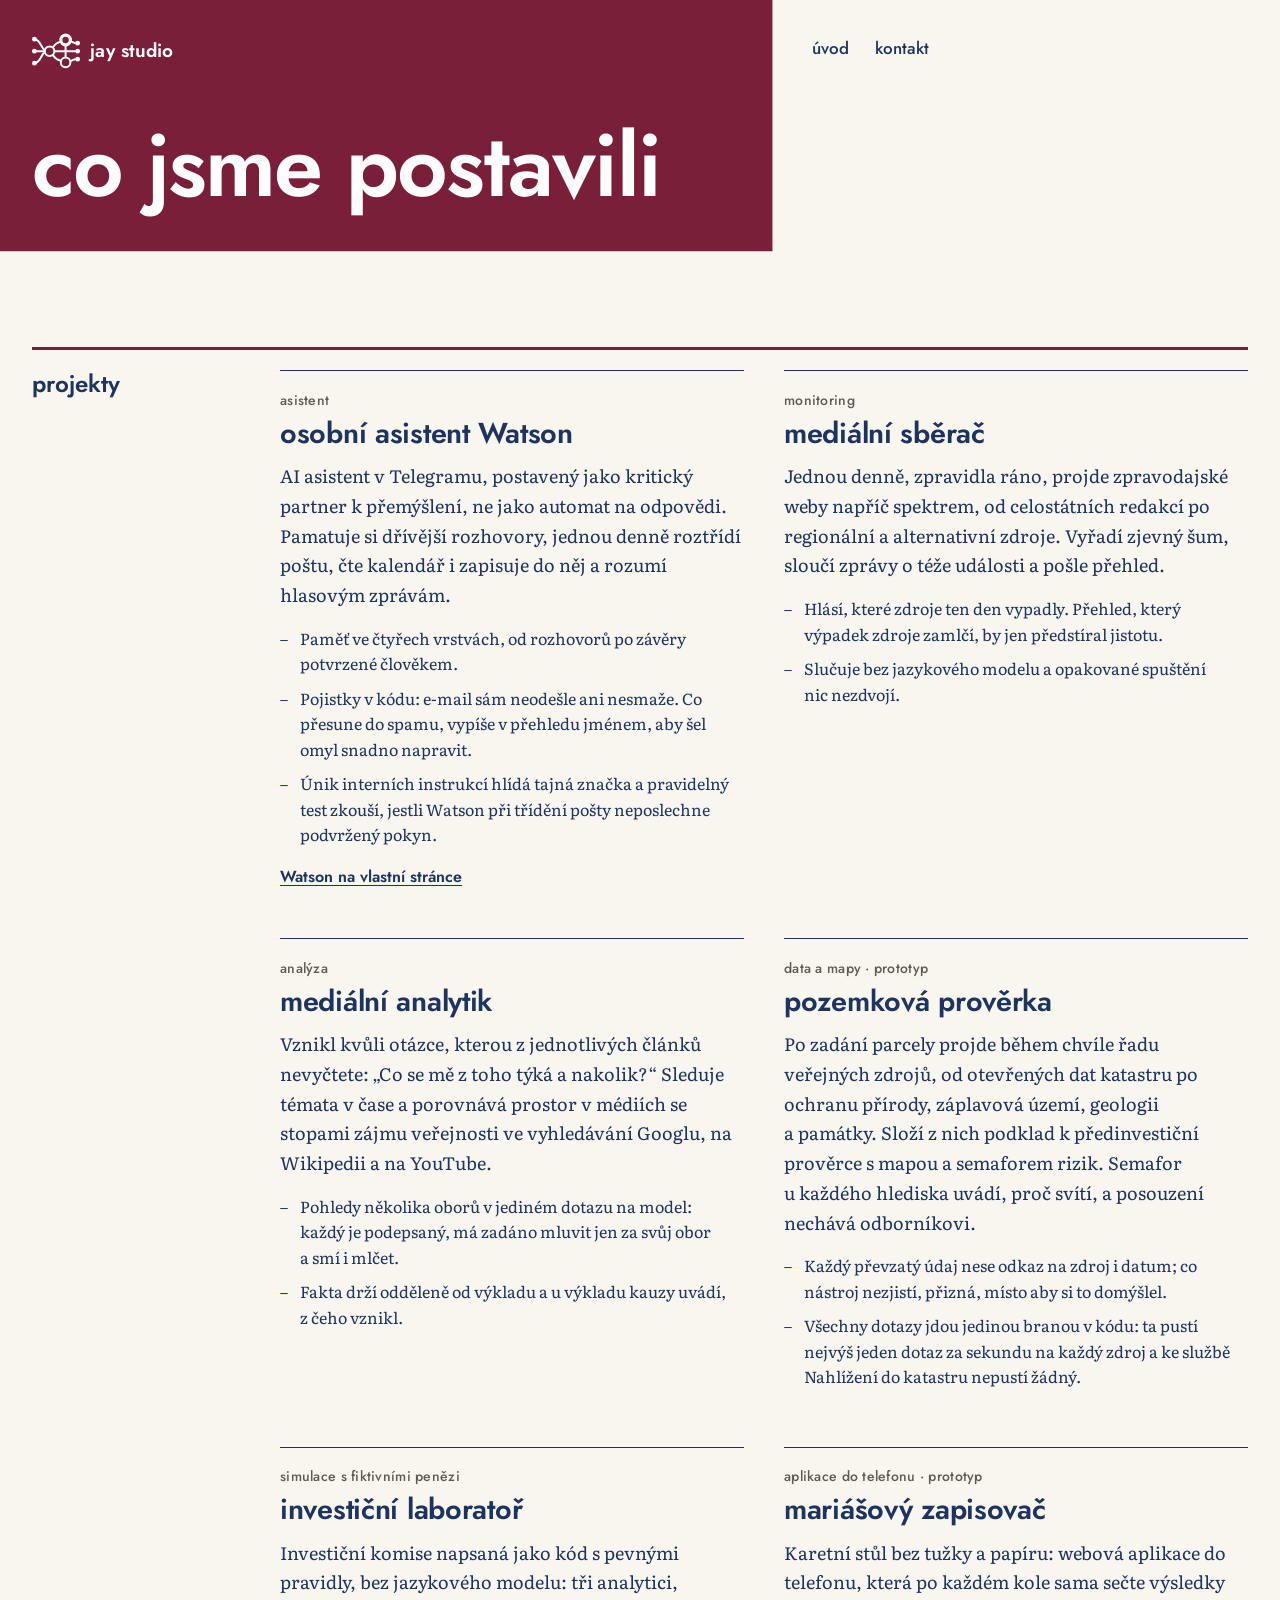
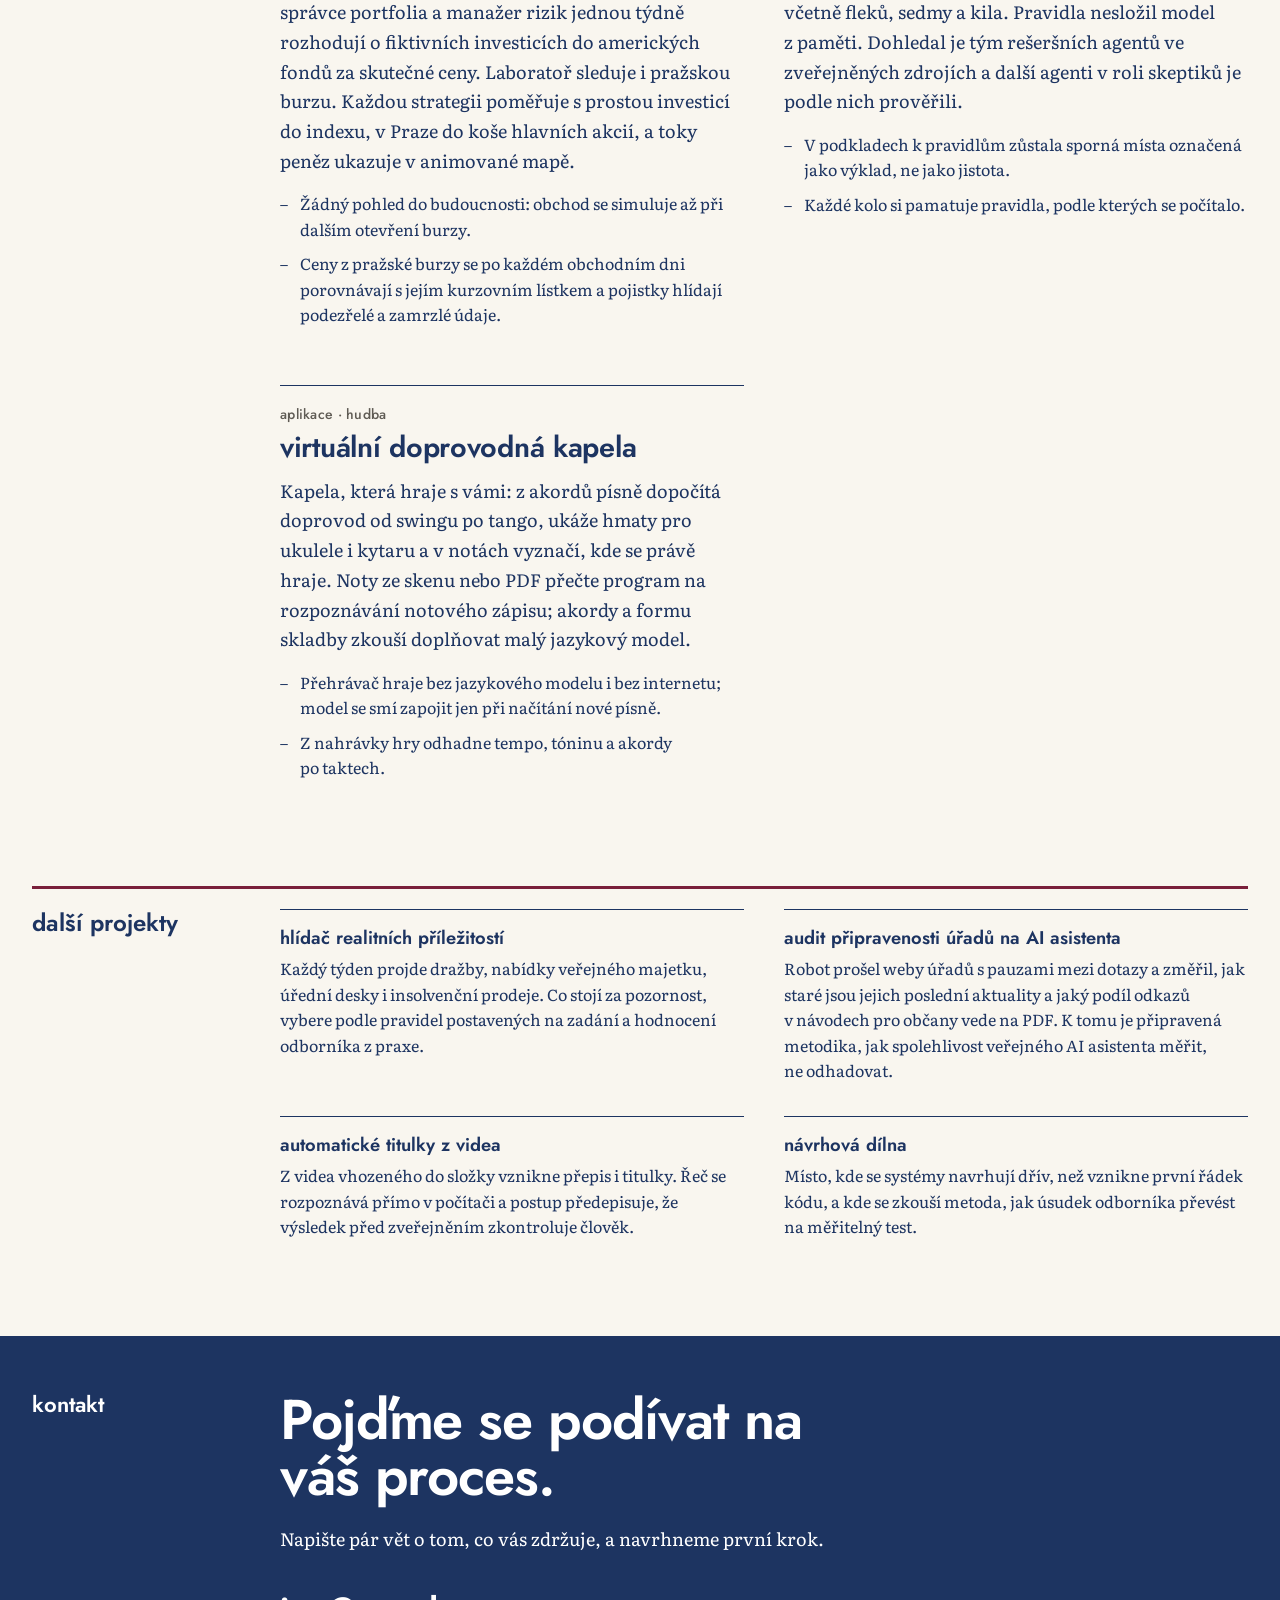
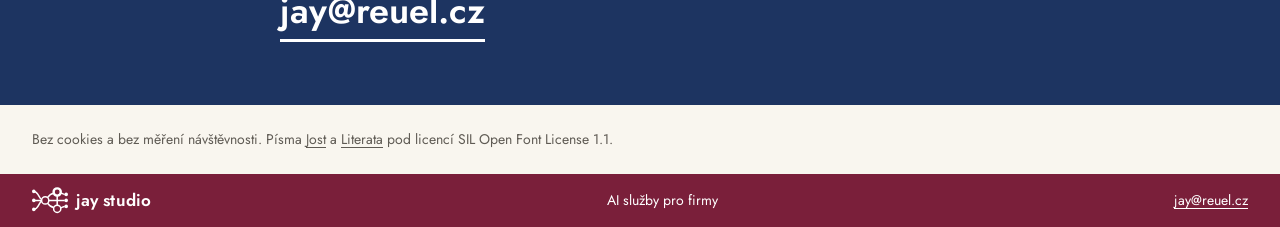
<file: projekty/index.html>
<!doctype html>
<html lang="cs">
<head>
<meta charset="utf-8">
<meta name="viewport" content="width=device-width, initial-scale=1">
<!-- Stránka je skrytá: vede na ni jen logo na úvodní stránce a v navigaci není.
     noindex: zatím ji vyhledávače nemají zařadit. -->
<meta name="robots" content="noindex">
<title>Projekty · Jay Studio</title>
<meta name="description" content="Co jsme postavili: osobní asistent, monitoring a analýza médií, data a mapy, simulace a aplikace.">
<meta name="theme-color" content="#7A1F3A">
<link rel="icon" href="/img/ikona.svg" type="image/svg+xml">
<link rel="preload" href="/fonts/Jost-SemiBold.woff2" as="font" type="font/woff2" crossorigin>
<link rel="preload" href="/fonts/Literata-Regular.woff2" as="font" type="font/woff2" crossorigin>
<link rel="stylesheet" href="/reuel.css">
</head>
<body>
<a class="preskocit" href="#obsah">Přeskočit na obsah</a>

<header class="hlava">
  <div class="obal hlava-mrizka">
    <div class="plocha nizka">
      <a class="znacka" href="/" aria-label="jay studio, úvodní stránka"><svg class="znak" aria-hidden="true"><use href="/img/logo.svg#znak"/></svg>jay studio</a>
      <h1>co jsme postavili</h1>
    </div>

    <div class="vedle">
      <nav class="navigace" aria-label="Navigace">
        <ul>
          <li><a href="/">úvod</a></li>
          <li><a href="#kontakt">kontakt</a></li>
        </ul>
      </nav>
    </div>
  </div>
</header>

<main id="obsah">

  <section id="projekty" class="obal oddil">
    <h2>projekty</h2>
    <div class="karty">

      <article class="karta" id="watson">
        <p class="stitek">asistent</p>
        <h3>osobní asistent Watson</h3>
        <p class="vystizne">AI asistent v&nbsp;Telegramu, postavený jako kritický partner k&nbsp;přemýšlení, ne jako automat na odpovědi. Pamatuje si dřívější rozhovory, jednou denně roztřídí poštu, čte kalendář i&nbsp;zapisuje do něj a&nbsp;rozumí hlasovým zprávám.</p>
        <ul class="body">
          <li>Paměť ve čtyřech vrstvách, od rozhovorů po závěry potvrzené člověkem.</li>
          <li>Pojistky v&nbsp;kódu: e-mail sám neodešle ani nesmaže. Co přesune do spamu, vypíše v&nbsp;přehledu jménem, aby šel omyl snadno napravit.</li>
          <li>Únik interních instrukcí hlídá tajná značka a&nbsp;pravidelný test zkouší, jestli Watson při třídění pošty neposlechne podvržený pokyn.</li>
        </ul>
        <p class="dal"><a href="/watson/">Watson na vlastní stránce</a></p>
      </article>

      <article class="karta" id="sberac">
        <p class="stitek">monitoring</p>
        <h3>mediální sběrač</h3>
        <p class="vystizne">Jednou denně, zpravidla ráno, projde zpravodajské weby napříč spektrem, od celostátních redakcí po regionální a&nbsp;alternativní zdroje. Vyřadí zjevný šum, sloučí zprávy o&nbsp;téže události a&nbsp;pošle přehled.</p>
        <ul class="body">
          <li>Hlásí, které zdroje ten den vypadly. Přehled, který výpadek zdroje zamlčí, by jen předstíral jistotu.</li>
          <li>Slučuje bez jazykového modelu a&nbsp;opakované spuštění nic nezdvojí.</li>
        </ul>
      </article>

      <article class="karta" id="analytik">
        <p class="stitek">analýza</p>
        <h3>mediální analytik</h3>
        <p class="vystizne">Vznikl kvůli otázce, kterou z&nbsp;jednotlivých článků nevyčtete: „Co se mě z&nbsp;toho týká a&nbsp;nakolik?“ Sleduje témata v&nbsp;čase a&nbsp;porovnává prostor v&nbsp;médiích se stopami zájmu veřejnosti ve vyhledávání Googlu, na Wikipedii a&nbsp;na YouTube.</p>
        <ul class="body">
          <li>Pohledy několika oborů v&nbsp;jediném dotazu na model: každý je podepsaný, má zadáno mluvit jen za svůj obor a&nbsp;smí i&nbsp;mlčet.</li>
          <li>Fakta drží odděleně od výkladu a&nbsp;u&nbsp;výkladu kauzy uvádí, z&nbsp;čeho vznikl.</li>
        </ul>
      </article>

      <article class="karta" id="pozemkovy-agent">
        <p class="stitek">data a&nbsp;mapy · prototyp</p>
        <h3>pozemková prověrka</h3>
        <p class="vystizne">Po zadání parcely projde během chvíle řadu veřejných zdrojů, od otevřených dat katastru po ochranu přírody, záplavová území, geologii a&nbsp;památky. Složí z&nbsp;nich podklad k&nbsp;předinvestiční prověrce s&nbsp;mapou a&nbsp;semaforem rizik. Semafor u&nbsp;každého hlediska uvádí, proč svítí, a&nbsp;posouzení nechává odborníkovi.</p>
        <ul class="body">
          <li>Každý převzatý údaj nese odkaz na zdroj i&nbsp;datum; co nástroj nezjistí, přizná, místo aby si to domýšlel.</li>
          <li>Všechny dotazy jdou jedinou branou v&nbsp;kódu: ta pustí nejvýš jeden dotaz za sekundu na každý zdroj a&nbsp;ke službě Nahlížení do katastru nepustí žádný.</li>
        </ul>
      </article>

      <article class="karta" id="laborator">
        <p class="stitek">simulace s&nbsp;fiktivními penězi</p>
        <h3>investiční laboratoř</h3>
        <p class="vystizne">Investiční komise napsaná jako kód s&nbsp;pevnými pravidly, bez jazykového modelu: tři analytici, správce portfolia a&nbsp;manažer rizik jednou týdně rozhodují o&nbsp;fiktivních investicích do amerických fondů za skutečné ceny. Laboratoř sleduje i&nbsp;pražskou burzu. Každou strategii poměřuje s&nbsp;prostou investicí do indexu, v&nbsp;Praze do koše hlavních akcií, a&nbsp;toky peněz ukazuje v&nbsp;animované mapě.</p>
        <ul class="body">
          <li>Žádný pohled do budoucnosti: obchod se simuluje až při dalším otevření burzy.</li>
          <li>Ceny z&nbsp;pražské burzy se po každém obchodním dni porovnávají s&nbsp;jejím kurzovním lístkem a&nbsp;pojistky hlídají podezřelé a&nbsp;zamrzlé údaje.</li>
        </ul>
      </article>

      <article class="karta" id="zapisovac">
        <p class="stitek">aplikace do telefonu · prototyp</p>
        <h3>mariášový zapisovač</h3>
        <p class="vystizne">Karetní stůl bez tužky a&nbsp;papíru: webová aplikace do telefonu, která po každém kole sama sečte výsledky včetně fleků, sedmy a&nbsp;kila. Pravidla nesložil model z&nbsp;paměti. Dohledal je tým rešeršních agentů ve zveřejněných zdrojích a&nbsp;další agenti v&nbsp;roli skeptiků je podle nich prověřili.</p>
        <ul class="body">
          <li>V&nbsp;podkladech k&nbsp;pravidlům zůstala sporná místa označená jako výklad, ne jako jistota.</li>
          <li>Každé kolo si pamatuje pravidla, podle kterých se počítalo.</li>
        </ul>
      </article>

      <article class="karta" id="kapela">
        <p class="stitek">aplikace · hudba</p>
        <h3>virtuální doprovodná kapela</h3>
        <p class="vystizne">Kapela, která hraje s&nbsp;vámi: z&nbsp;akordů písně dopočítá doprovod od swingu po tango, ukáže hmaty pro ukulele i&nbsp;kytaru a&nbsp;v&nbsp;notách vyznačí, kde se právě hraje. Noty ze skenu nebo PDF přečte program na rozpoznávání notového zápisu; akordy a&nbsp;formu skladby zkouší doplňovat malý jazykový model.</p>
        <ul class="body">
          <li>Přehrávač hraje bez jazykového modelu i&nbsp;bez internetu; model se smí zapojit jen při načítání nové písně.</li>
          <li>Z&nbsp;nahrávky hry odhadne tempo, tóninu a&nbsp;akordy po taktech.</li>
        </ul>
      </article>

    </div>
  </section>

  <section id="dalsi" class="obal oddil">
    <h2>další projekty</h2>
    <ul class="dalsi">
      <li id="hlidac">
        <h3>hlídač realitních příležitostí</h3>
        <p>Každý týden projde dražby, nabídky veřejného majetku, úřední desky i&nbsp;insolvenční prodeje. Co stojí za pozornost, vybere podle pravidel postavených na zadání a&nbsp;hodnocení odborníka z&nbsp;praxe.</p>
      </li>
      <li id="audit">
        <h3>audit připravenosti úřadů na AI asistenta</h3>
        <p>Robot prošel weby úřadů s&nbsp;pauzami mezi dotazy a&nbsp;změřil, jak staré jsou jejich poslední aktuality a&nbsp;jaký podíl odkazů v&nbsp;návodech pro občany vede na PDF. K&nbsp;tomu je připravená metodika, jak spolehlivost veřejného AI asistenta měřit, ne odhadovat.</p>
      </li>
      <li id="titulky">
        <h3>automatické titulky z&nbsp;videa</h3>
        <p>Z&nbsp;videa vhozeného do složky vznikne přepis i&nbsp;titulky. Řeč se rozpoznává přímo v&nbsp;počítači a&nbsp;postup předepisuje, že výsledek před zveřejněním zkontroluje člověk.</p>
      </li>
      <li id="dilna">
        <h3>návrhová dílna</h3>
        <p>Místo, kde se systémy navrhují dřív, než vznikne první řádek kódu, a&nbsp;kde se zkouší metoda, jak úsudek odborníka převést na měřitelný test.</p>
      </li>
    </ul>
  </section>

  <section id="kontakt" class="zaver">
    <div class="obal">
      <h2>kontakt</h2>
      <div>
        <p class="velka">Pojďme se podívat na váš proces.</p>
        <p>Napište pár vět o&nbsp;tom, co vás zdržuje, a&nbsp;navrhneme první krok.</p>
        <a class="posta" href="mailto:jay@reuel.cz">jay@reuel.cz</a>
      </div>
    </div>
  </section>

</main>

<footer>
  <div class="obal poznamky">
    <p>Bez cookies a&nbsp;bez měření návštěvnosti. Písma <a href="/fonts/OFL-Jost.txt">Jost</a> a&nbsp;<a href="/fonts/OFL-Literata.txt">Literata</a> pod licencí SIL Open Font License&nbsp;1.1.</p>
  </div>
  <div class="pata">
    <div class="obal">
      <span class="znacka"><svg class="znak" aria-hidden="true"><use href="/img/logo.svg#znak"/></svg>jay studio</span>
      <span>AI služby pro firmy</span>
      <a href="mailto:jay@reuel.cz">jay@reuel.cz</a>
    </div>
  </div>
</footer>

</body>
</html>
</file>
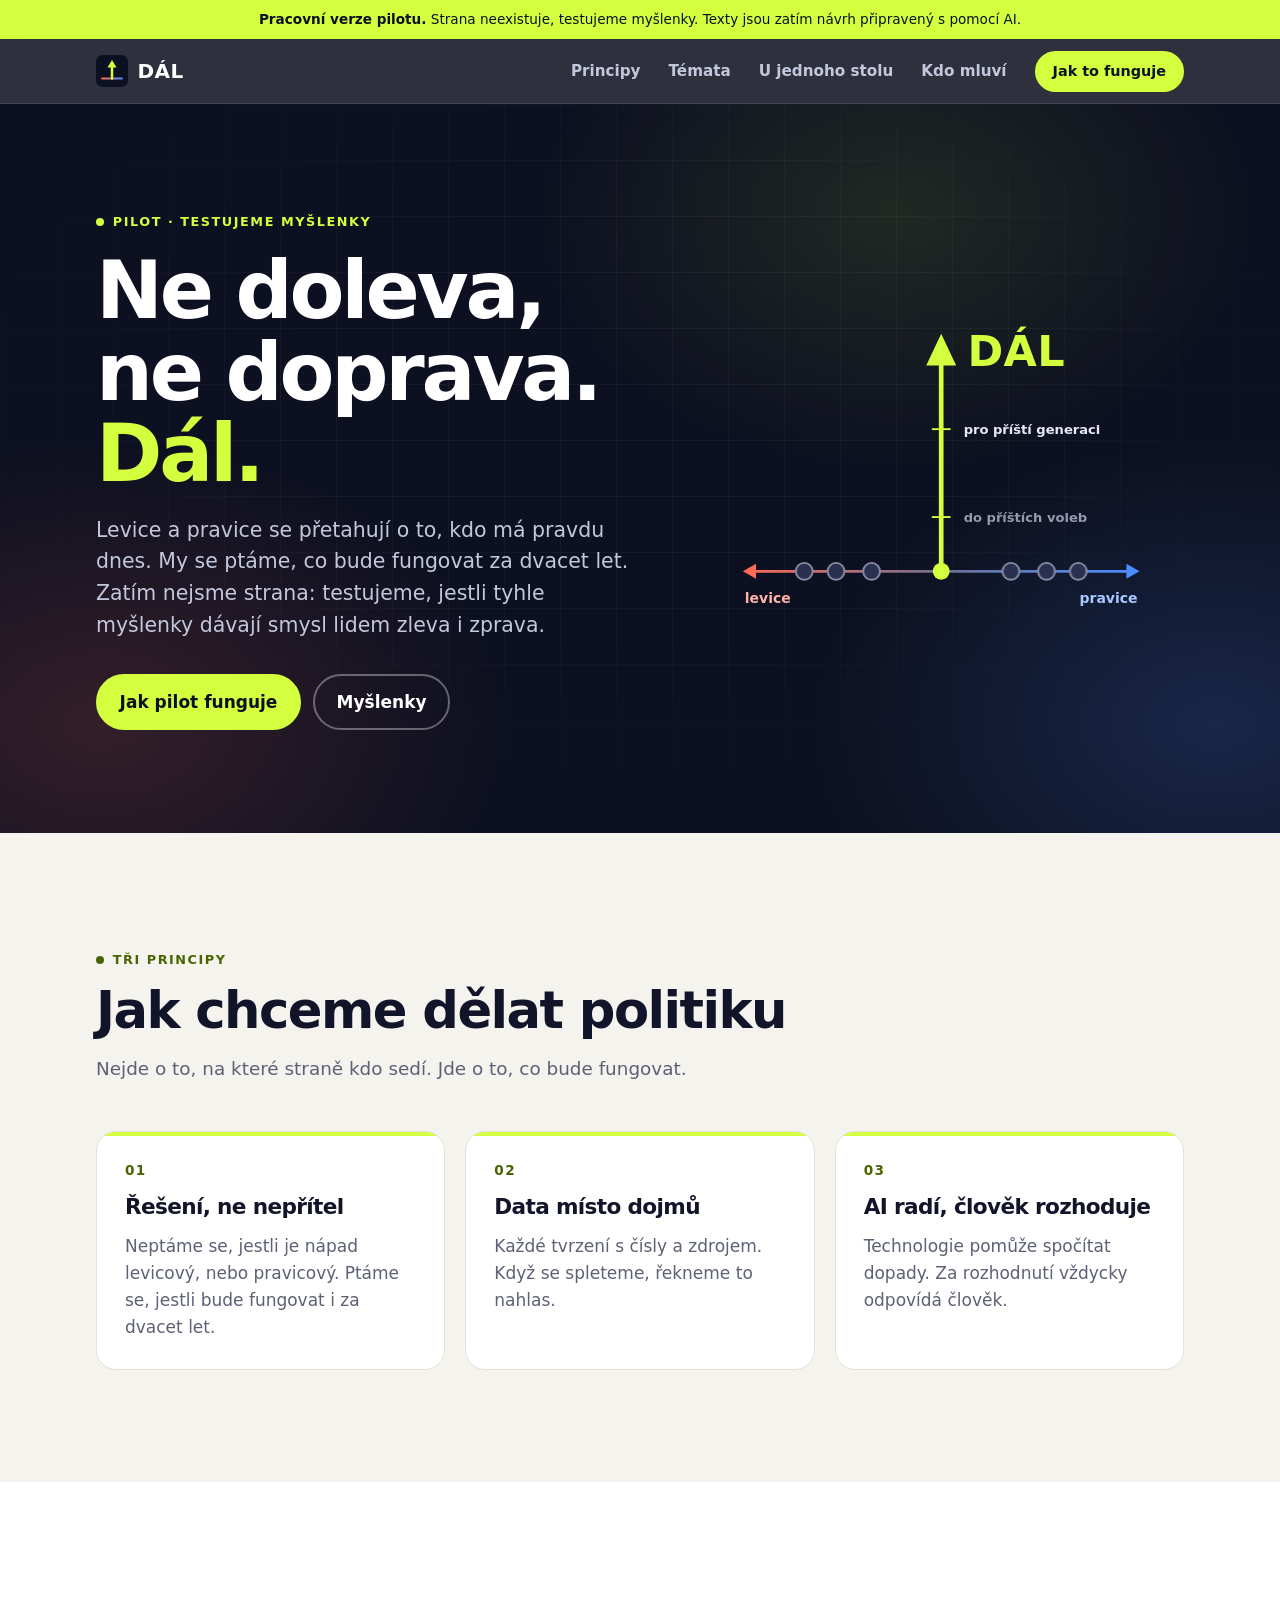
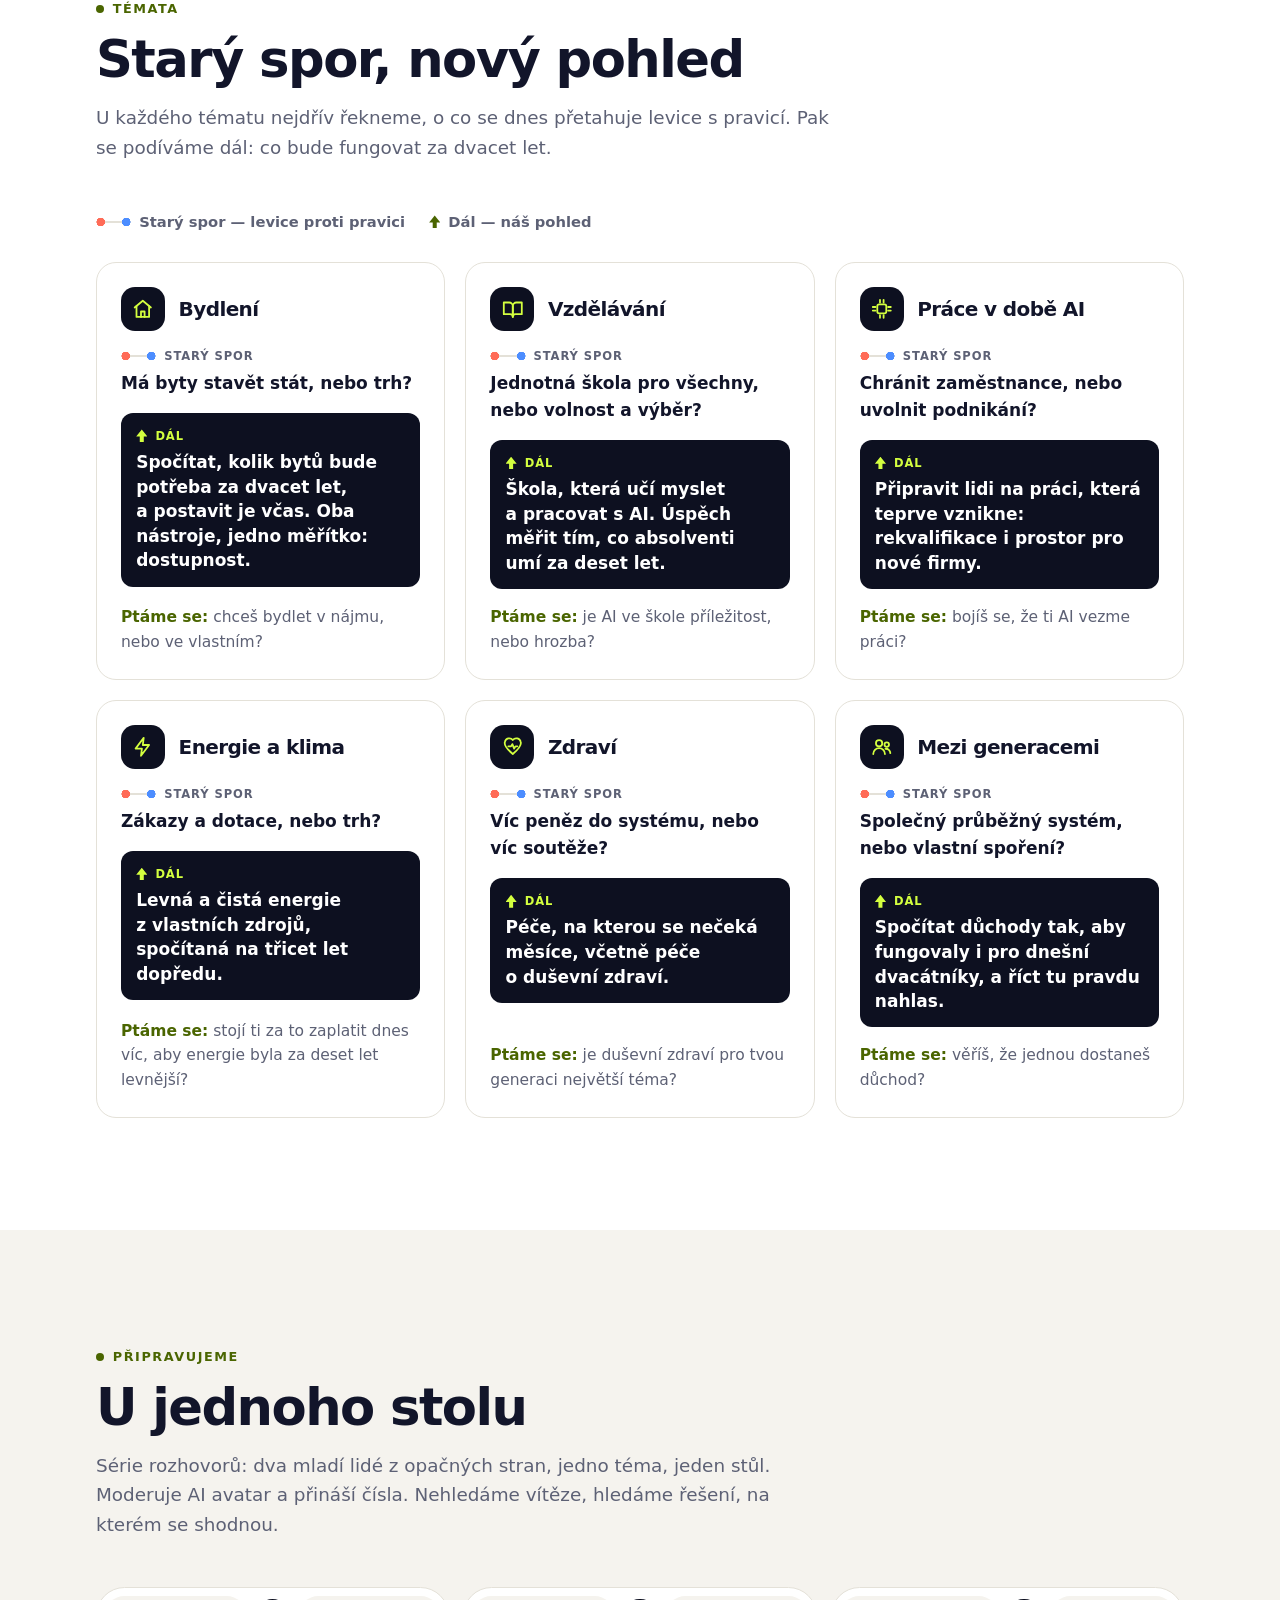
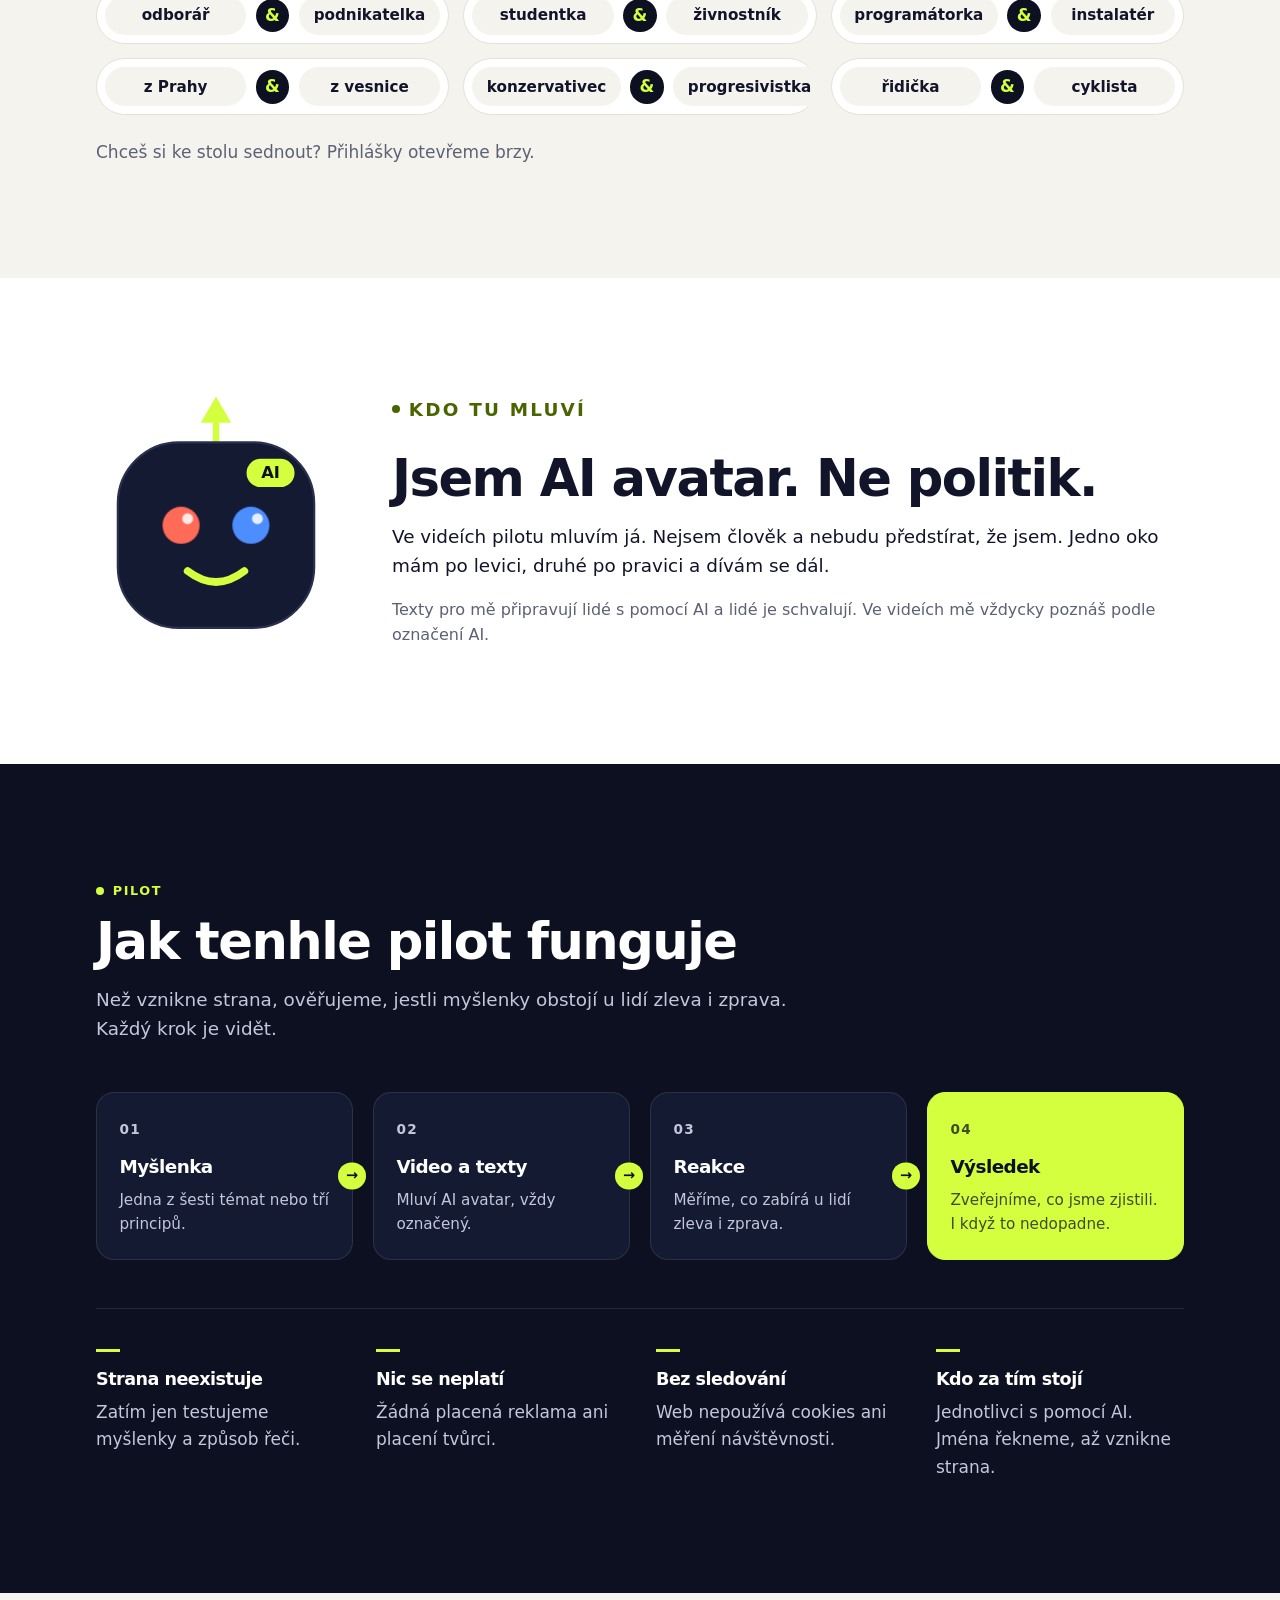
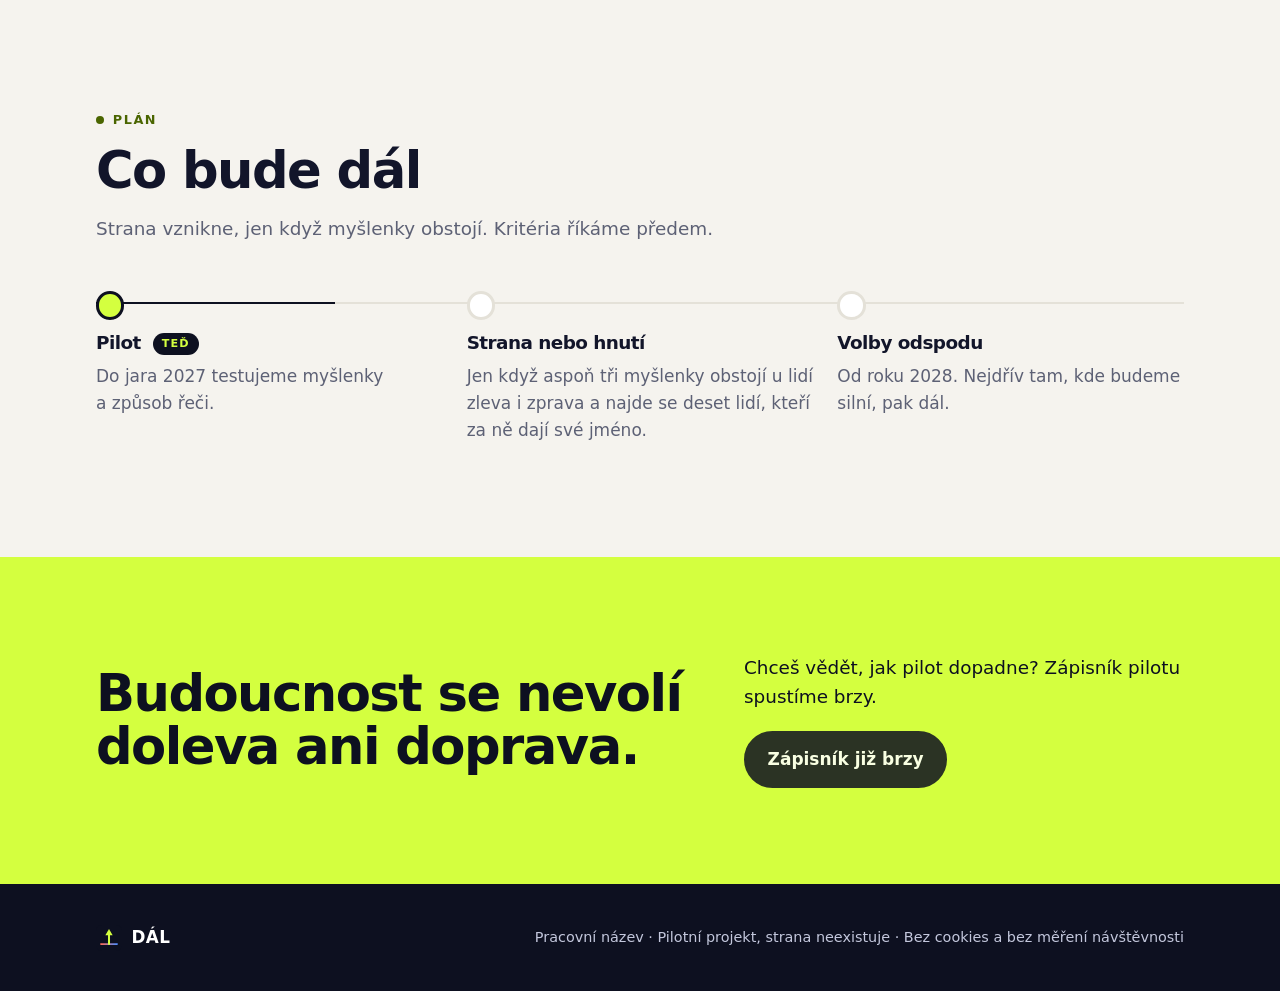
<file: strana/index.html>
<!doctype html>
<html lang="cs">
<head>
<meta charset="utf-8">
<title>DÁL — přesunuto</title>
<!-- Stránka strany se přestěhovala na /pilot/: strana zatím neexistuje,
     běží pilot. Tahle adresa jen přesměruje. -->
<meta name="robots" content="noindex">
<link rel="canonical" href="/pilot/">
<meta http-equiv="refresh" content="0; url=/pilot/">
</head>
<body>
<p>Přesunuto na <a href="/pilot/">reuel.cz/pilot</a>.</p>
</body>
</html>
</file>
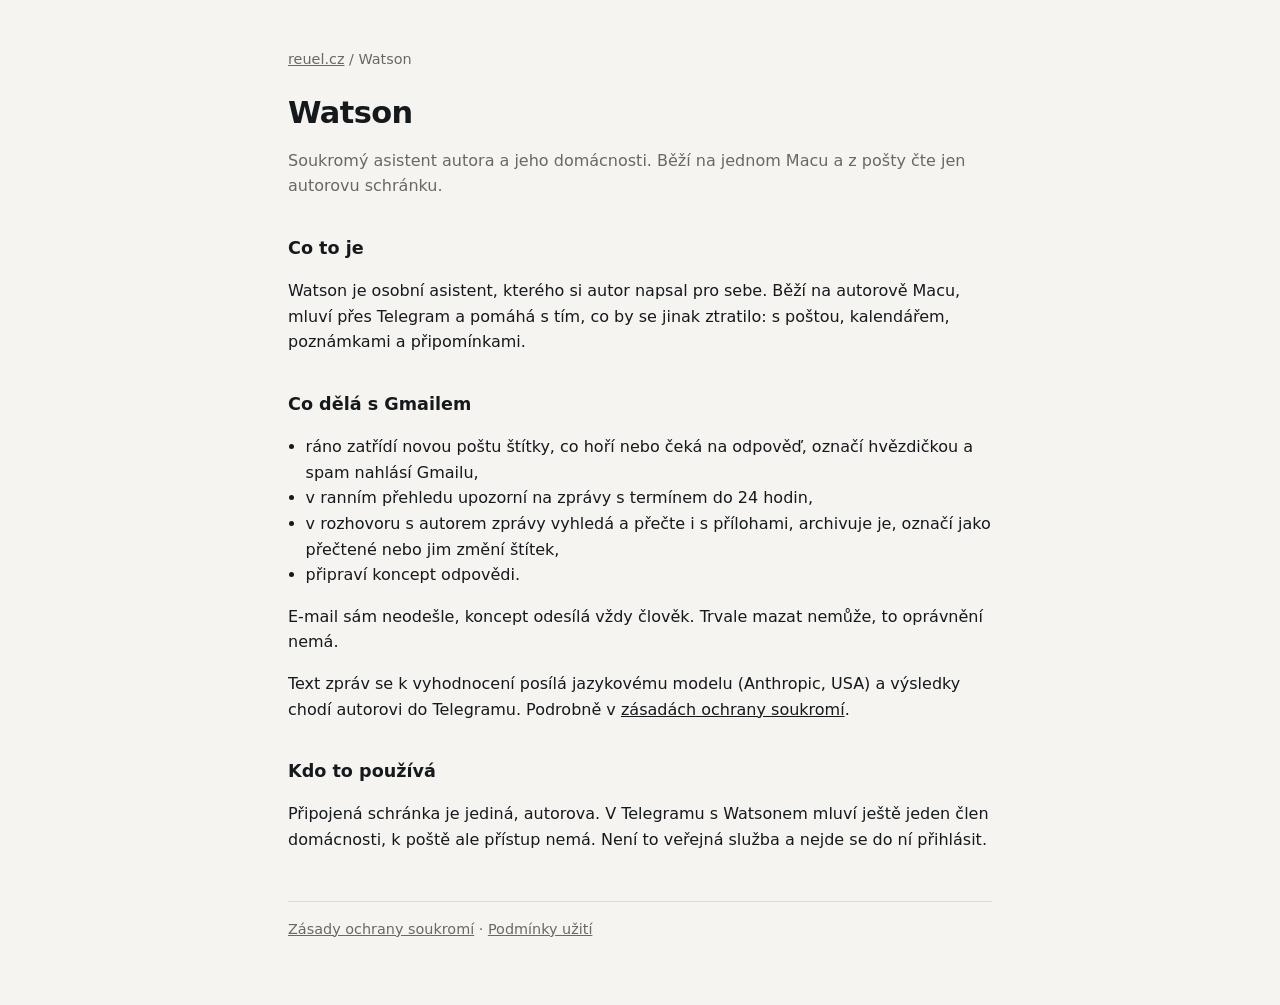
<file: watson/index.html>
<!doctype html>
<html lang="cs">
<head>
<meta charset="utf-8">
<meta name="viewport" content="width=device-width, initial-scale=1">
<title>Watson — soukromý asistent · reuel.cz</title>
<meta name="description" content="Soukromý asistent autora a jeho domácnosti. Běží na jednom Macu a z pošty čte jen autorovu schránku.">
<link rel="stylesheet" href="/styl.css">
</head>
<body>
<main>
  <p class="drobecky"><a href="/">reuel.cz</a> / Watson</p>
  <h1>Watson</h1>
  <p class="tlumene">Soukromý asistent autora a jeho domácnosti. Běží na jednom
     Macu a z pošty čte jen autorovu schránku.</p>

  <h2>Co to je</h2>
  <p>Watson je osobní asistent, kterého si autor napsal pro sebe. Běží na
     autorově Macu, mluví přes Telegram a pomáhá s tím, co by se jinak ztratilo:
     s poštou, kalendářem, poznámkami a připomínkami.</p>

  <h2>Co dělá s Gmailem</h2>
  <ul>
    <li>ráno zatřídí novou poštu štítky, co hoří nebo čeká na odpověď, označí
        hvězdičkou a spam nahlásí Gmailu,</li>
    <li>v ranním přehledu upozorní na zprávy s termínem do 24 hodin,</li>
    <li>v rozhovoru s autorem zprávy vyhledá a přečte i s přílohami, archivuje je,
        označí jako přečtené nebo jim změní štítek,</li>
    <li>připraví koncept odpovědi.</li>
  </ul>
  <p>E-mail sám neodešle, koncept odesílá vždy člověk. Trvale mazat nemůže,
     to oprávnění nemá.</p>
  <p>Text zpráv se k vyhodnocení posílá jazykovému modelu (Anthropic, USA)
     a výsledky chodí autorovi do Telegramu. Podrobně v
     <a href="/watson/soukromi.html">zásadách ochrany soukromí</a>.</p>

  <h2>Kdo to používá</h2>
  <p>Připojená schránka je jediná, autorova. V Telegramu s Watsonem mluví ještě
     jeden člen domácnosti, k poště ale přístup nemá. Není to veřejná služba
     a nejde se do ní přihlásit.</p>

  <footer>
    <a href="/watson/soukromi.html">Zásady ochrany soukromí</a> ·
    <a href="/watson/podminky.html">Podmínky užití</a>
  </footer>
</main>
</body>
</html>
</file>
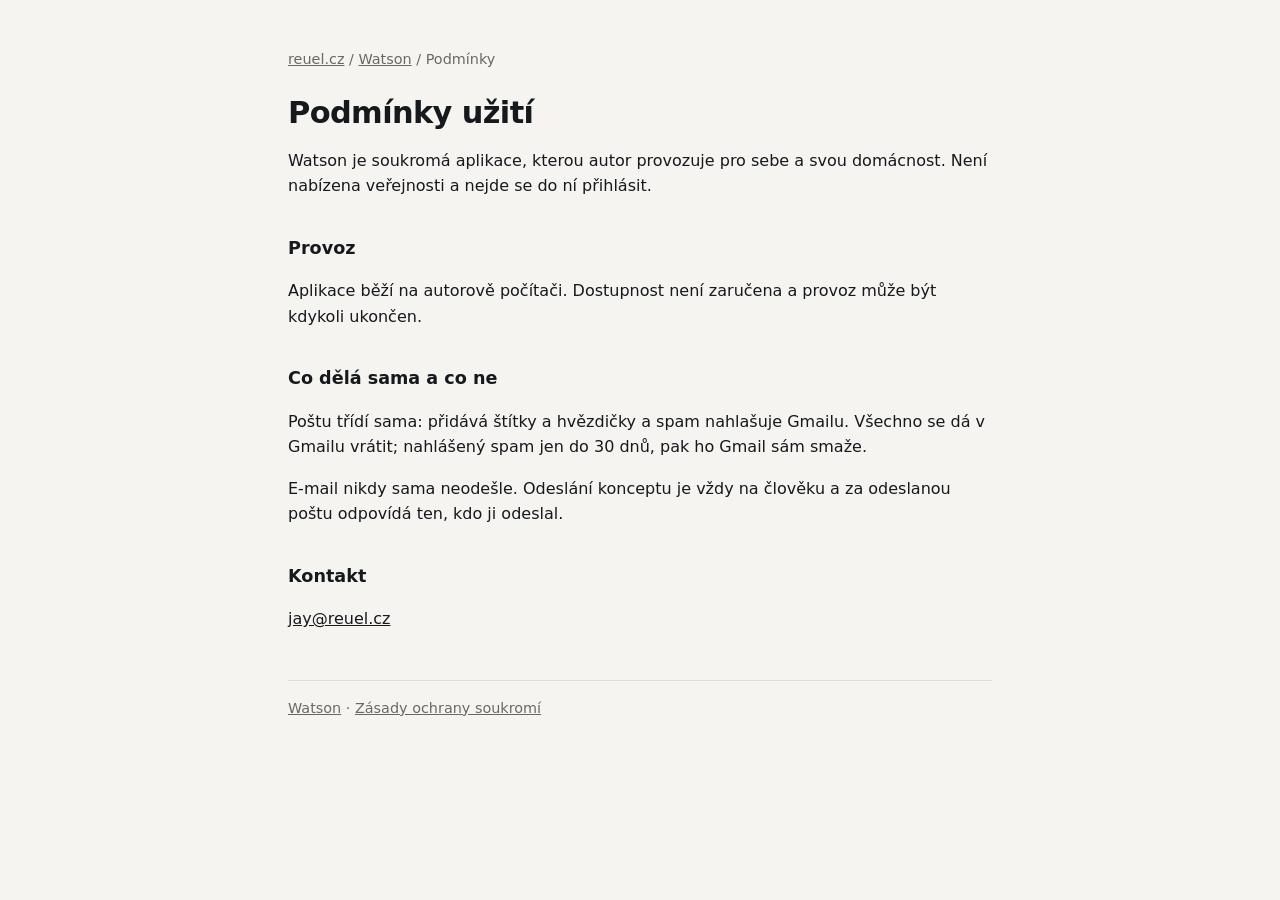
<file: watson/podminky.html>
<!doctype html>
<html lang="cs">
<head>
<meta charset="utf-8">
<meta name="viewport" content="width=device-width, initial-scale=1">
<title>Podmínky užití — Watson · reuel.cz</title>
<meta name="description" content="Podmínky užití soukromé aplikace Watson.">
<link rel="stylesheet" href="/styl.css">
</head>
<body>
<main>
  <p class="drobecky"><a href="/">reuel.cz</a> / <a href="/watson/">Watson</a> / Podmínky</p>
  <h1>Podmínky užití</h1>
  <p>Watson je soukromá aplikace, kterou autor provozuje pro sebe a svou
     domácnost. Není nabízena veřejnosti a nejde se do ní přihlásit.</p>

  <h2>Provoz</h2>
  <p>Aplikace běží na autorově počítači. Dostupnost není zaručena a provoz může
     být kdykoli ukončen.</p>

  <h2>Co dělá sama a co ne</h2>
  <p>Poštu třídí sama: přidává štítky a hvězdičky a spam nahlašuje Gmailu.
     Všechno se dá v Gmailu vrátit; nahlášený spam jen do 30 dnů, pak ho Gmail
     sám smaže.</p>
  <p>E-mail nikdy sama neodešle. Odeslání konceptu je vždy na člověku a za
     odeslanou poštu odpovídá ten, kdo ji odeslal.</p>

  <h2>Kontakt</h2>
  <p><a href="mailto:jay@reuel.cz">jay@reuel.cz</a></p>

  <footer>
    <a href="/watson/">Watson</a> ·
    <a href="/watson/soukromi.html">Zásady ochrany soukromí</a>
  </footer>
</main>
</body>
</html>
</file>
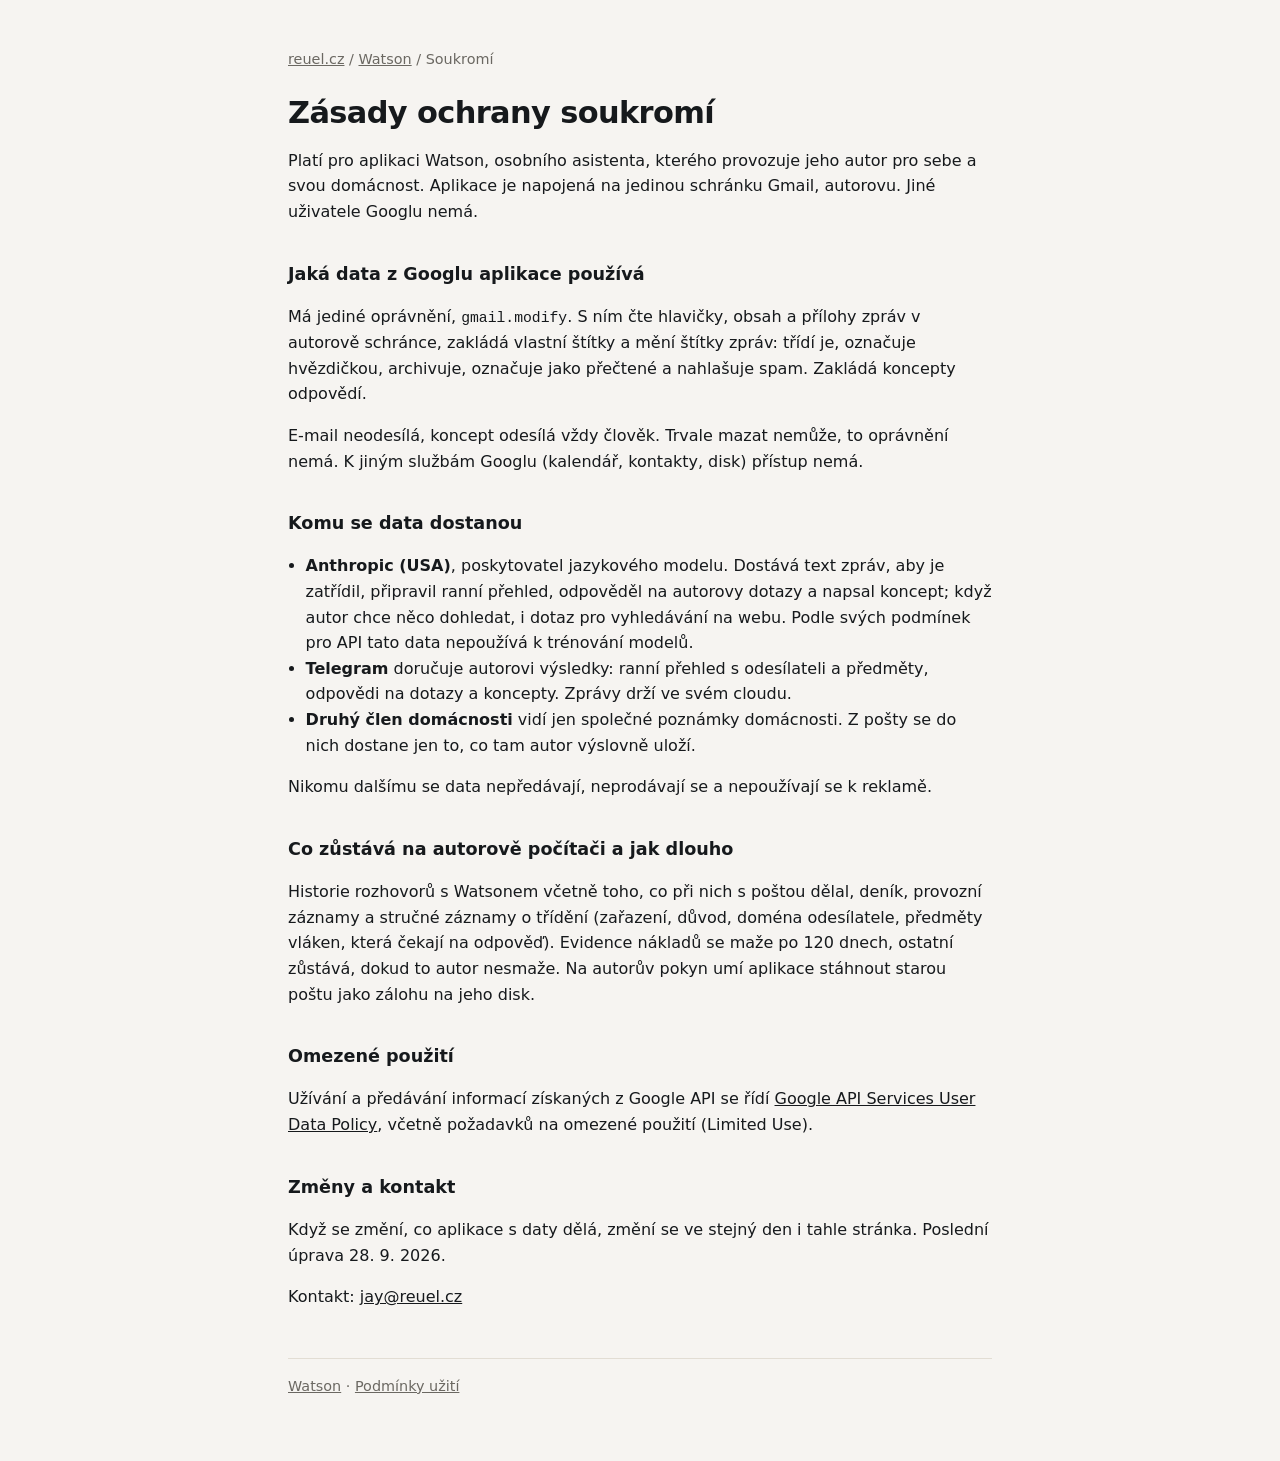
<file: watson/soukromi.html>
<!doctype html>
<html lang="cs">
<head>
<meta charset="utf-8">
<meta name="viewport" content="width=device-width, initial-scale=1">
<title>Zásady ochrany soukromí — Watson · reuel.cz</title>
<meta name="description" content="Jaká data z Gmailu Watson používá, komu se dostanou a co zůstává na autorově počítači.">
<link rel="stylesheet" href="/styl.css">
</head>
<body>
<main>
  <p class="drobecky"><a href="/">reuel.cz</a> / <a href="/watson/">Watson</a> / Soukromí</p>
  <h1>Zásady ochrany soukromí</h1>
  <p>Platí pro aplikaci Watson, osobního asistenta, kterého provozuje jeho autor
     pro sebe a svou domácnost. Aplikace je napojená na jedinou schránku Gmail,
     autorovu. Jiné uživatele Googlu nemá.</p>

  <h2>Jaká data z Googlu aplikace používá</h2>
  <p>Má jediné oprávnění, <code>gmail.modify</code>. S ním čte hlavičky, obsah
     a přílohy zpráv v autorově schránce, zakládá vlastní štítky a mění štítky
     zpráv: třídí je, označuje hvězdičkou, archivuje, označuje jako přečtené
     a nahlašuje spam. Zakládá koncepty odpovědí.</p>
  <p>E-mail neodesílá, koncept odesílá vždy člověk. Trvale mazat nemůže, to
     oprávnění nemá. K jiným službám Googlu (kalendář, kontakty, disk) přístup
     nemá.</p>

  <h2>Komu se data dostanou</h2>
  <ul>
    <li><strong>Anthropic (USA)</strong>, poskytovatel jazykového modelu. Dostává
        text zpráv, aby je zatřídil, připravil ranní přehled, odpověděl na
        autorovy dotazy a napsal koncept; když autor chce něco dohledat, i dotaz
        pro vyhledávání na webu. Podle svých podmínek pro API tato data
        nepoužívá k trénování modelů.</li>
    <li><strong>Telegram</strong> doručuje autorovi výsledky: ranní přehled
        s odesílateli a předměty, odpovědi na dotazy a koncepty. Zprávy drží
        ve svém cloudu.</li>
    <li><strong>Druhý člen domácnosti</strong> vidí jen společné poznámky
        domácnosti. Z pošty se do nich dostane jen to, co tam autor výslovně
        uloží.</li>
  </ul>
  <p>Nikomu dalšímu se data nepředávají, neprodávají se a nepoužívají se
     k reklamě.</p>

  <h2>Co zůstává na autorově počítači a jak dlouho</h2>
  <p>Historie rozhovorů s Watsonem včetně toho, co při nich s poštou dělal,
     deník, provozní záznamy a stručné záznamy o třídění (zařazení, důvod,
     doména odesílatele, předměty vláken, která čekají na odpověď). Evidence
     nákladů se maže po 120 dnech, ostatní zůstává, dokud to autor nesmaže.
     Na autorův pokyn umí aplikace stáhnout starou poštu jako zálohu na jeho
     disk.</p>

  <h2>Omezené použití</h2>
  <p>Užívání a předávání informací získaných z Google API se řídí
     <a href="https://developers.google.com/terms/api-services-user-data-policy">Google API Services User Data Policy</a>,
     včetně požadavků na omezené použití (Limited Use).</p>

  <h2>Změny a kontakt</h2>
  <p>Když se změní, co aplikace s daty dělá, změní se ve stejný den i tahle
     stránka. Poslední úprava 28. 9. 2026.</p>
  <p>Kontakt: <a href="mailto:jay@reuel.cz">jay@reuel.cz</a></p>

  <footer>
    <a href="/watson/">Watson</a> ·
    <a href="/watson/podminky.html">Podmínky užití</a>
  </footer>
</main>
</body>
</html>
</file>
<file: reuel.css>
/* reuel.cz: webový styl odvozený z grafických pravidel JAY STUDIO (verze 2).
   Stejné proměnné jako jay-studio.css, tiskové rozměry (mm, pt) převedené na rem.
   Princip: vínová staví stranu (jedna plocha vlevo nahoře, silné linky nad oddíly,
   pruh dole, čísla kroků), modrá nese obsah (text, tenké linky; jako plocha jen
   závěrečný kontakt). Čtyři barvy a bílá na plochách; žádné přechody, stíny,
   zaoblení ani ikony. Logo je znak ze schématu (img/logo.svg) se slovem „jay studio“,
   jednobarevné: bílé na ploše a pruhu, vínové na papíře (lišta s kotvami).
   Nic se nenačítá zvenku.
   Watsonovy stránky mají vlastní styl.css a tenhle soubor nepoužívají. */

/* ---------- písma: Jost a Literata, SIL Open Font License 1.1 (fonts/OFL-*.txt) ----------
   WOFF2 zúžené na latinku (U+0000-017F, obecná interpunkce, €, šipky); znak mimo
   tenhle rozsah vykreslí záložní písmo. Zdrojové .ttf leží vedle a slouží k novému
   zúžení (pyftsubset … --layout-features='*' --name-IDs='*' --flavor=woff2). */
@font-face { font-family: "Jost"; font-weight: 400; font-style: normal; font-display: swap; src: url("/fonts/Jost-Regular.woff2") format("woff2"); }
@font-face { font-family: "Jost"; font-weight: 500; font-style: normal; font-display: swap; src: url("/fonts/Jost-Medium.woff2") format("woff2"); }
@font-face { font-family: "Jost"; font-weight: 600; font-style: normal; font-display: swap; src: url("/fonts/Jost-SemiBold.woff2") format("woff2"); }
@font-face { font-family: "Literata"; font-weight: 400; font-style: normal; font-display: swap; src: url("/fonts/Literata-Regular.woff2") format("woff2"); }

:root {
  color-scheme: light;

  /* barvy: jen tyhle čtyři a bílá na plochách */
  --papir: #F9F6EF;   /* pozadí */
  --vinova: #7A1F3A;  /* plocha, silné linky, pruh, čísla kroků */
  --modra: #1D3461;   /* text, tenké linky, závěrečná plocha */
  --seda: #5F5B54;    /* popisky a vedlejší údaje */
  --bila: #FFFFFF;    /* písmo na vínové a modré ploše */

  /* písma */
  --titulkove: "Jost", Arial, sans-serif;     /* tituly, údaje, popisky */
  --textove: "Literata", Georgia, serif;      /* souvislý text */

  /* rozměry pro web */
  --sirka: 76rem;     /* nejširší obsah */
  --okraj: 1rem;      /* boční okraj na telefonu */
  --sloupec: 13rem;   /* levý sloupec s názvy oddílů */
  --mezera: 2.5rem;   /* mezi sloupci */
  --linka: 3px;       /* silná vínová linka nad oddílem */
  --vlas: 1px;        /* tenká modrá linka */
}

@media (min-width: 48rem) {
  :root { --okraj: 2rem; }
}

/* ---------- strana ---------- */
*, *::before, *::after { box-sizing: border-box; }

html {
  -webkit-text-size-adjust: 100%;
  text-size-adjust: 100%;
  scroll-behavior: smooth;
}

body {
  margin: 0;
  background: var(--papir);
  color: var(--modra);
  font-family: var(--textove);
  font-size: 1.125rem;
  line-height: 1.65;
  font-kerning: normal;
  overflow-wrap: break-word;
}

p, li { text-wrap: pretty; }
h1, h2, h3, h4 { text-wrap: balance; }
b, strong { font-weight: 600; }

a {
  color: inherit;
  text-decoration-thickness: 1px;
  text-underline-offset: .2em;
}
a:hover { color: var(--vinova); }

:focus-visible {
  outline: 3px solid var(--vinova);
  outline-offset: 3px;
}

::selection { background: var(--vinova); color: var(--bila); }

/* Obsah drží jednu šířku; na telefonu zbyde po stranách 1rem. */
.obal {
  width: min(var(--sirka), 100% - 2 * var(--okraj));
  margin-inline: auto;
}

/* Odkaz pro klávesnici: objeví se až po stisku Tabu. */
.preskocit {
  position: absolute;
  left: 1rem;
  top: -4rem;
  z-index: 10;
  padding: .5rem 1rem;
  background: var(--modra);
  color: var(--bila);
  font-family: var(--titulkove);
  font-weight: 500;
}
.preskocit:focus { top: 1rem; color: var(--bila); }
.preskocit:focus-visible { outline-color: var(--bila); }

/* ---------- hlavička: vínová plocha vlevo nahoře, údaje vpravo ---------- */
.hlava { overflow-x: clip; }

.hlava-mrizka { display: grid; }

/* Plocha sahá k levému okraji okna. Výplň za okraj obsahu dělá „stín“ bez rozmazání,
   oříznutý shora a zdola; nevzniká tím vodorovné posouvání. */
.plocha {
  position: relative;
  display: flex;
  flex-direction: column;
  justify-content: space-between;
  gap: 3.5rem;
  min-height: 21rem;
  padding: 1.25rem 0 2rem;
  background: var(--vinova);
  color: var(--bila);
  box-shadow: 0 0 0 100vmax var(--vinova);
  clip-path: inset(0 -100vmax);
}

.plocha :focus-visible { outline-color: var(--bila); }

/* Logo: znak (zjednodušené schéma, img/logo.svg) a slovo „jay studio“. Barvu drží
   i při najetí. Na úvodní stránce vede na projekty jako skryté tlačítko (.skryte),
   proto při najetí nic nenapovídá; logo, které vede domů, se podtrhne. */
.znacka, a.znacka:hover {
  color: var(--bila);
}
.znacka {
  display: inline-flex;
  align-items: center;
  gap: .65rem;
  font-family: var(--titulkove);
  font-weight: 600;
  font-size: 1.1875rem;
  line-height: 1.2;
  letter-spacing: .005em;
  text-decoration: none;
}
a.znacka:not(.skryte):hover { text-decoration: underline; }
.znak {
  flex: none;
  width: 3rem;
  height: 2.4rem;
}
.plocha .znacka { align-self: flex-start; }

/* Nízká plocha: stránky, které nejsou úvodní (projekty, 404). */
.plocha.nizka { min-height: 15rem; }

.plocha h1 {
  margin: 0;
  font-family: var(--titulkove);
  font-weight: 600;
  font-size: clamp(2.75rem, 1.2rem + 5.4vw, 5.5rem);
  line-height: .92;
  letter-spacing: -.02em;
}

.vedle {
  display: flex;
  flex-direction: column;
  gap: 2rem;
  padding-top: 1.25rem;
}

.navigace ul {
  list-style: none;
  margin: 0;
  padding: 0;
  display: flex;
  flex-wrap: wrap;
  gap: .4rem 1.6rem;
  font-family: var(--titulkove);
  font-weight: 500;
  font-size: 1.0625rem;
}
.navigace a {
  text-decoration: none;
  border-bottom: var(--vlas) solid transparent;
}
.navigace a:hover { border-bottom-color: var(--vinova); }

@media (min-width: 60rem) {
  .hlava-mrizka {
    grid-template-columns: minmax(0, 1.7fr) minmax(0, 1fr);
    column-gap: var(--mezera);
  }
  .plocha {
    min-height: min(36rem, 82vh);
    padding: 2rem 2.5rem 2.75rem 0;
    clip-path: inset(0 0 0 -100vmax);
  }
  .vedle {
    justify-content: space-between;
    padding-top: 2.1rem;
  }
}

/* ---------- schéma v hlavičce: kód, model, člověk ---------- */
.schema { margin: 0; }
.schema svg {
  display: block;
  width: 100%;
  max-width: 30rem;
  height: auto;
}
.schema figcaption {
  margin-top: 1rem;
  font-family: var(--titulkove);
  font-weight: 500;
  font-size: 1.0625rem;
  line-height: 1.5;
}
.schema figcaption span { display: block; }

.schema .hrana { fill: none; stroke: var(--modra); stroke-width: 1.3; }
.schema .vodic { fill: none; stroke: var(--modra); stroke-width: 1; stroke-dasharray: 2 5; }
.schema .prsten { fill: none; stroke: var(--vinova); stroke-width: 1; stroke-dasharray: 3 6; }
.schema .prsten.modry { stroke: var(--modra); }
.schema .zdroj { fill: var(--modra); }
.schema .vysledek { fill: var(--vinova); }
.schema .uzel { fill: var(--papir); stroke: var(--modra); stroke-width: 1.5; }
.schema .uzel.model { stroke: var(--vinova); stroke-width: 2.5; }
.schema text {
  font-family: var(--titulkove);
  font-weight: 500;
  font-size: 16px;
  fill: var(--modra);
  text-anchor: middle;
  dominant-baseline: central;
}
.schema text.popisek { font-size: 15px; font-weight: 400; fill: var(--seda); }
.schema text.popisek.vlevo { text-anchor: start; }
.schema text.popisek.vpravo { text-anchor: end; }
.schema .puls { display: none; }

/* Pohyb jen pro ty, kdo ho nevypnuli: čáry se nakreslí a po nich jednou proběhnou
   pulsy. Všechno doběhne do 4,5 s a schéma pak zůstane v klidu, takže není potřeba
   tlačítko Pozastavit (WCAG 2.2.2). Uzly a popisky jsou vidět hned, takže schéma
   nikdy není prázdné. Mimo animaci leží čárka pulsu před začátkem čáry (posun 8),
   takže není vidět ani před startem, ani po doběhnutí. */
@media (prefers-reduced-motion: no-preference) {
  .schema .hrana {
    stroke-dasharray: 1;
    animation: kresba 1.1s cubic-bezier(.4, 0, .2, 1) var(--d, 0s) both;
  }
  .schema .puls {
    display: inline;
    fill: none;
    stroke: var(--vinova);
    stroke-width: 3.2;
    stroke-linecap: round;
    stroke-dasharray: 4 200;
    stroke-dashoffset: 8;
    animation: puls .7s cubic-bezier(.4, 0, .2, 1) var(--d, 0s) 1;
  }
  .schema .prsten.toci {
    transform-box: fill-box;
    transform-origin: center;
    animation: toc 4s cubic-bezier(.4, 0, .2, 1) 1 both;
  }
}

@keyframes kresba { from { stroke-dashoffset: 1; } to { stroke-dashoffset: 0; } }
@keyframes puls { from { stroke-dashoffset: 8; } to { stroke-dashoffset: -104; } }
@keyframes toc { to { transform: rotate(360deg); } }

@media (prefers-reduced-motion: reduce) {
  html { scroll-behavior: auto; }
}

/* ---------- lišta s kotvami: objeví se, až hlavička odjede z okna ----------
   Řídí ji posun stránky (scroll-driven animations), žádný skript. Prohlížeč, který to
   neumí, lištu neukáže vůbec a stačí mu navigace v hlavičce. Skrytá lišta má
   visibility: hidden, takže na ni nedojde Tab ani čtečka; viditelnou (a klikatelnou)
   se stane až v půlce náběhu, ne jako průhledný pruh. Při nízkém okně (velké
   přiblížení) by zabrala moc místa, tam se nezobrazí. */
:root { --lista: 3.5rem; }
.lista { display: none; }

@supports (animation-timeline: view()) and (timeline-scope: --a) {
  body { timeline-scope: --hlava; }
  .hlava { view-timeline: --hlava block; }
  html:has(.lista) { scroll-padding-top: var(--lista); }

  .lista {
    display: block;
    position: fixed;
    inset: 0 0 auto;
    z-index: 5;
    background: var(--papir);
    border-bottom: var(--vlas) solid var(--modra);
    visibility: hidden;
    animation: lista linear both;
    animation-timeline: --hlava;
    animation-range: exit-crossing 85% exit-crossing 100%;
  }
}
@keyframes lista {
  from { visibility: hidden; opacity: 0; }
  50% { visibility: hidden; opacity: .5; }
  to { visibility: visible; opacity: 1; }
}
@media (max-height: 30rem) {
  .lista { display: none !important; }
  html:has(.lista) { scroll-padding-top: 0; }
}

.lista .obal {
  display: flex;
  flex-wrap: wrap;
  align-items: center;
  justify-content: space-between;
  gap: .25rem 1.25rem;
  min-height: var(--lista);
  padding: .45rem 0;
}
.lista .znacka, .lista a.znacka:hover { color: var(--vinova); }
.lista .znacka { font-size: 1.0625rem; gap: .5rem; }
.lista .znak { width: 2.25rem; height: 1.8rem; }
.lista ul {
  list-style: none;
  margin: 0;
  padding: 0;
  display: flex;
  flex-wrap: wrap;
  gap: .25rem 1.25rem;
  font-family: var(--titulkove);
  font-weight: 500;
  font-size: 1rem;
}
.lista ul a { text-decoration: none; border-bottom: var(--vlas) solid transparent; }
.lista ul a:hover { border-bottom-color: var(--vinova); }

/* Na telefonu se slovo vedle znaku nevejde; jméno odkazu drží aria-label.
   Na nejužších displejích se zúží mezery, aby lišta zůstala na jednom řádku. */
@media (max-width: 28rem) {
  .lista .slovo { display: none; }
}
@media (max-width: 21rem) {
  .lista .obal, .lista ul { gap: .25rem .75rem; }
}

/* ---------- úvod pod hlavičkou ---------- */
.uvod-blok { padding-top: 3rem; }

.uvod {
  max-width: 46rem;
  margin: 0;
  font-size: clamp(1.25rem, 1rem + 1vw, 1.6rem);
  line-height: 1.45;
}

.akce {
  display: flex;
  flex-wrap: wrap;
  align-items: baseline;
  gap: 1rem 2rem;
  margin: 2rem 0 0;
  font-family: var(--titulkove);
}

/* Hlavní výzva: silná vínová linka pod textem místo tlačítka. */
.vyzva {
  font-weight: 600;
  font-size: 1.2rem;
  text-decoration: none;
  border-bottom: var(--linka) solid var(--vinova);
  padding-bottom: .15rem;
}
.odkaz { font-weight: 500; }

/* ---------- oddíl: silná vínová linka, název vlevo, obsah vpravo ---------- */
.oddil {
  display: grid;
  gap: 1.5rem;
  margin-top: 4.5rem;
  padding-top: 1.25rem;
  border-top: var(--linka) solid var(--vinova);
  scroll-margin-top: 1.5rem;
}
.oddil > * { min-width: 0; }
.oddil > h2 {
  margin: 0;
  font-family: var(--titulkove);
  font-weight: 600;
  font-size: 1.875rem;
  line-height: 1.15;
}

@media (min-width: 60rem) {
  .oddil {
    grid-template-columns: var(--sloupec) minmax(0, 1fr);
    column-gap: var(--mezera);
    margin-top: 6rem;
  }
  /* Vedle obsahu v levém sloupci stačí menší název; nad obsahem ho nese velikost. */
  .oddil > h2 { font-size: 1.5rem; }
}

.podnadpis {
  margin: 3.5rem 0 1.25rem;
  font-family: var(--titulkove);
  font-weight: 600;
  font-size: 1.2rem;
}

/* odrážky s pomlčkou */
ul.body { list-style: none; margin: 0; padding: 0; }
ul.body li { position: relative; padding-left: 1.25rem; margin-bottom: .55rem; }
ul.body li::before { content: "–"; position: absolute; left: 0; }

/* ---------- co děláme ---------- */
.sluzby {
  list-style: none;
  margin: 0;
  padding: 0;
  display: grid;
  grid-template-columns: repeat(auto-fill, minmax(min(100%, 22rem), 1fr));
  gap: 2.75rem var(--mezera);
}
.sluzby li { border-top: var(--vlas) solid var(--modra); padding-top: 1.1rem; }
.sluzby h3 {
  margin: 0 0 .5rem;
  font-family: var(--titulkove);
  font-weight: 600;
  font-size: 1.25rem;
  line-height: 1.2;
}
.sluzby p { margin: 0; max-width: 34rem; }

/* ---------- jak pracujeme: kroky, na jejichž pořadí záleží ---------- */
ol.kroky {
  list-style: none;
  margin: 0;
  padding: 0;
  counter-reset: k;
  display: grid;
  grid-template-columns: repeat(auto-fill, minmax(min(100%, 27rem), 1fr));
  gap: 2.25rem var(--mezera);
}
ol.kroky li { counter-increment: k; position: relative; padding-left: 3.25rem; }
ol.kroky li::before {
  content: counter(k);
  position: absolute;
  left: 0;
  top: -.3rem;
  font-family: var(--titulkove);
  font-weight: 600;
  font-size: 2.5rem;
  line-height: 1;
  color: var(--vinova);
}
ol.kroky h3 {
  margin: 0 0 .4rem;
  font-family: var(--titulkove);
  font-weight: 600;
  font-size: 1.25rem;
  line-height: 1.2;
}
ol.kroky p { margin: 0; max-width: 34rem; }

.zasady {
  display: grid;
  grid-template-columns: repeat(auto-fill, minmax(min(100%, 24rem), 1fr));
  gap: .4rem var(--mezera);
}
.zasady strong { font-family: var(--titulkove); font-weight: 600; }

/* ---------- projekty ---------- */
.karty {
  display: grid;
  grid-template-columns: repeat(auto-fill, minmax(min(100%, 24rem), 1fr));
  gap: 3rem var(--mezera);
}
.karta {
  border-top: var(--vlas) solid var(--modra);
  padding-top: 1.1rem;
  scroll-margin-top: 1.5rem;
}
/* Karta, na kterou vede přímý odkaz (např. /projekty/#watson), dostane silnou vínovou linku. */
.karta:target, .dalsi li:target {
  border-top: var(--linka) solid var(--vinova);
  padding-top: calc(1.1rem - 2px);
}
.stitek {
  margin: 0 0 .35rem;
  font-family: var(--titulkove);
  font-weight: 500;
  font-size: .875rem;
  letter-spacing: .02em;
  color: var(--seda);
}
.karta h3 {
  margin: 0 0 .75rem;
  font-family: var(--titulkove);
  font-weight: 600;
  font-size: clamp(1.45rem, 1.1rem + 1vw, 1.8rem);
  line-height: 1.1;
  letter-spacing: -.01em;
}
.karta .vystizne { margin: 0 0 1rem; }
.karta ul.body { font-size: 1rem; line-height: 1.6; }
.karta .vystizne, .karta ul.body, .dalsi p { max-width: 34rem; }
.karta .dal {
  margin: 1rem 0 0;
  font-family: var(--titulkove);
  font-weight: 600;
  font-size: 1rem;
}

.dalsi {
  list-style: none;
  margin: 0;
  padding: 0;
  display: grid;
  grid-template-columns: repeat(auto-fill, minmax(min(100%, 24rem), 1fr));
  gap: 2rem var(--mezera);
}
.dalsi li {
  border-top: var(--vlas) solid var(--modra);
  padding-top: 1.1rem;
  scroll-margin-top: 1.5rem;
  font-size: 1rem;
  line-height: 1.6;
}
.dalsi h3 {
  margin: 0 0 .4rem;
  font-family: var(--titulkove);
  font-weight: 600;
  font-size: 1.15rem;
  line-height: 1.2;
}
.dalsi p { margin: 0; }

/* ---------- kontakt: modrá plocha jako závěrečný snímek ---------- */
.zaver {
  margin-top: 6rem;
  padding: 3.5rem 0 4rem;
  background: var(--modra);
  color: var(--bila);
  scroll-margin-top: 0;
}
.zaver .obal { display: grid; gap: 1.25rem; }
.zaver .obal > * { min-width: 0; }
.zaver h2 {
  margin: 0;
  font-family: var(--titulkove);
  font-weight: 600;
  font-size: 1.375rem;
  line-height: 1.15;
}
.zaver .velka {
  margin: 0 0 1.25rem;
  font-family: var(--titulkove);
  font-weight: 600;
  font-size: clamp(2rem, 1rem + 3.4vw, 3.5rem);
  line-height: 1;
  letter-spacing: -.02em;
}
.zaver p { max-width: 40rem; margin: 0 0 1.75rem; }
.zaver a { color: var(--bila); }
.zaver :focus-visible { outline-color: var(--bila); }
.posta {
  font-family: var(--titulkove);
  font-weight: 600;
  font-size: clamp(1.5rem, 1rem + 2vw, 2.25rem);
  text-decoration: none;
  border-bottom: var(--linka) solid var(--bila);
  padding-bottom: .1rem;
}
@media (min-width: 60rem) {
  .zaver .obal {
    grid-template-columns: var(--sloupec) minmax(0, 1fr);
    column-gap: var(--mezera);
  }
}

/* ---------- patička: poznámky na papíře, vínový pruh dole ---------- */
.poznamky {
  padding: 1.5rem 0;
  font-family: var(--titulkove);
  font-size: .875rem;
  line-height: 1.5;
  color: var(--seda);
}
.poznamky p { margin: 0; }

.pata {
  background: var(--vinova);
  color: var(--bila);
  font-family: var(--titulkove);
  font-size: .875rem;
}
.pata .obal {
  display: flex;
  flex-wrap: wrap;
  justify-content: space-between;
  align-items: center;
  gap: .25rem 1.5rem;
  min-height: 3.25rem;
  padding: .75rem 0;
}
.pata .znacka { font-size: 1.0625rem; gap: .5rem; }
.pata .znak { width: 2.25rem; height: 1.8rem; }
.pata a { color: var(--bila); }
.pata :focus-visible { outline-color: var(--bila); }

/* ---------- stránka 404: pruh přitlačený ke dnu okna ---------- */
body:has(.chyba) {
  min-height: 100svh;
  display: flex;
  flex-direction: column;
}
.chyba { flex: 1; padding: 3rem 0 5rem; }
.chyba .akce { margin-top: 1.5rem; }
</file>
<file: pilot/pilot.css>
/* DÁL — pilot. Vzhled stránky pilotu; se zbytkem reuel.cz nesdílí nic.
   Barvy jsou pevné (značka), na tmavý režim systému nereagují.

   Barevný příběh: korálová a modrá = stará osa (levice a pravice),
   limetková = DÁL, nový směr kolmo na ni. Limetková není jejich směs. */

:root {
  --noc: #0d1020;
  --noc-2: #151a33;
  --noc-linka: rgba(255, 255, 255, 0.1);
  --papir: #f5f3ee;
  --inkoust: #12152a;
  --sedy: #5d6175;
  --svetly: #c3c7dc;
  --linka: #e4e1d8;

  --levy: #ff6b57;
  --pravy: #4c8dff;
  --dal: #d4ff3f;
  --dal-text: #4a6500;   /* tmavší odstín pro text na světlém pozadí */

  --sirka: 72rem;
  --okraj: clamp(1rem, 4vw, 2rem);
}

* { box-sizing: border-box; }

html { scroll-behavior: smooth; }

body {
  margin: 0;
  background: var(--papir);
  color: var(--inkoust);
  font: 17px/1.6 system-ui, -apple-system, "Segoe UI", Roboto, "Helvetica Neue", Arial, sans-serif;
  -webkit-font-smoothing: antialiased;
}

img, svg { max-width: 100%; }

:focus-visible { outline: 3px solid var(--dal); outline-offset: 3px; }

/* Sticky lišta je vysoká 4rem; kotvy se zastaví pod ní, ne za ní. */
section[id] { scroll-margin-top: 4rem; }

.obal {
  max-width: var(--sirka);
  margin: 0 auto;
  padding-inline: var(--okraj);
}

/* --- Pruh, který říká, co tahle stránka je --- */

.koncept {
  margin: 0;
  padding: 0.55rem var(--okraj);
  background: var(--dal);
  color: var(--noc);
  font-size: 0.85rem;
  text-align: center;
}

/* --- Lišta s logem a menu --- */

.lista {
  position: sticky;
  top: 0;
  z-index: 20;
  background: rgba(13, 16, 32, 0.86);
  -webkit-backdrop-filter: saturate(140%) blur(12px);
  backdrop-filter: saturate(140%) blur(12px);
  border-bottom: 1px solid var(--noc-linka);
}

.lista .obal {
  display: flex;
  align-items: center;
  justify-content: space-between;
  gap: 1rem;
  height: 4rem;
}

.logo {
  display: inline-flex;
  align-items: center;
  gap: 0.6rem;
  color: #fff;
  font-weight: 800;
  font-size: 1.25rem;
  letter-spacing: 0.02em;
  text-decoration: none;
}

.menu { display: flex; align-items: center; gap: 1.75rem; }
.menu a { color: var(--svetly); font-weight: 600; font-size: 0.95rem; text-decoration: none; }
.menu a:hover { color: #fff; }

/* Na mobilu zůstane z menu jen tlačítko. */
@media (max-width: 760px) {
  .menu a:not(.tlacitko) { display: none; }
}

/* --- Tlačítka --- */

.tlacitko {
  display: inline-flex;
  align-items: center;
  padding: 0.8rem 1.35rem;
  border: 2px solid var(--dal);
  border-radius: 999px;
  background: var(--dal);
  color: var(--noc);
  font-weight: 700;
  text-decoration: none;
  transition: transform 0.15s ease, box-shadow 0.15s ease;
}
.tlacitko:hover { transform: translateY(-1px); box-shadow: 0 10px 28px rgba(212, 255, 63, 0.25); }

.menu .tlacitko { color: var(--noc); padding: 0.45rem 1rem; font-size: 0.9rem; }

.tlacitko.obrys { background: transparent; color: #fff; border-color: rgba(255, 255, 255, 0.35); }
.tlacitko.obrys:hover { border-color: #fff; box-shadow: none; }

.tlacitko.tmave { background: var(--noc); color: #fff; border-color: var(--noc); }

/* Tlačítko, které zatím nikam nevede. */
.tlacitko[aria-disabled="true"] { cursor: default; opacity: 0.85; }
.tlacitko[aria-disabled="true"]:hover { transform: none; box-shadow: none; }

/* --- Společné pro sekce --- */

.sekce { padding-block: clamp(4rem, 9vw, 7rem); }
.sekce.bila { background: #fff; }
.sekce.tmava { background: var(--noc); color: #fff; }

.hlavicka-sekce { max-width: 46rem; margin-bottom: clamp(2rem, 4vw, 3rem); }
.hlavicka-sekce p:last-child { margin: 0; font-size: 1.15rem; color: var(--sedy); }
.tmava .hlavicka-sekce p:last-child { color: var(--svetly); }

h1, h2, h3 { letter-spacing: -0.03em; }

h2 {
  margin: 0.75rem 0 1rem;
  font-size: clamp(2rem, 4.4vw, 3.2rem);
  line-height: 1.05;
  font-weight: 800;
}

/* Nadtitul: malý řádek nad nadpisem s tečkou. */
.nadtitul {
  display: inline-flex;
  align-items: center;
  gap: 0.55rem;
  margin: 0;
  color: var(--dal-text);
  font-size: 0.8rem;
  font-weight: 800;
  letter-spacing: 0.12em;
  text-transform: uppercase;
}
.nadtitul::before {
  content: "";
  width: 0.5rem;
  height: 0.5rem;
  border-radius: 50%;
  background: currentColor;
}
.hero .nadtitul, .tmava .nadtitul { color: var(--dal); }

/* --- Úvod (hero) --- */

.hero {
  position: relative;
  overflow: hidden;
  background:
    radial-gradient(45% 55% at 8% 85%, rgba(255, 107, 87, 0.16), transparent 70%),
    radial-gradient(45% 55% at 95% 85%, rgba(76, 141, 255, 0.18), transparent 70%),
    radial-gradient(40% 50% at 70% 15%, rgba(212, 255, 63, 0.1), transparent 70%),
    var(--noc);
  color: #fff;
}

/* Jemná mřížka v pozadí — milimetrový papír pro graf. Ke krajům mizí. */
.hero::before {
  content: "";
  position: absolute;
  inset: 0;
  background-image:
    linear-gradient(rgba(255, 255, 255, 0.045) 1px, transparent 1px),
    linear-gradient(90deg, rgba(255, 255, 255, 0.045) 1px, transparent 1px);
  background-size: 56px 56px;
  -webkit-mask-image: radial-gradient(70% 70% at 50% 40%, #000 30%, transparent 80%);
  mask-image: radial-gradient(70% 70% at 50% 40%, #000 30%, transparent 80%);
  pointer-events: none;
}

.hero .obal {
  position: relative;
  display: grid;
  grid-template-columns: 1.05fr 0.95fr;
  gap: clamp(2rem, 5vw, 4rem);
  align-items: center;
  padding-block: clamp(3.5rem, 8vw, 6.5rem);
}

@media (max-width: 900px) {
  .hero .obal { grid-template-columns: 1fr; }
  .hero-grafika { max-width: 30rem; width: 100%; margin: 0 auto; }
}

h1 {
  margin: 1rem 0 1.25rem;
  font-size: clamp(2.6rem, 6.6vw, 5rem);
  line-height: 1.02;
  letter-spacing: -0.04em;
  font-weight: 800;
}

/* „Dál.“ je limetková — nový směr, ne směs dvou starých barev. */
.dal-slovo { color: var(--dal); }

.perex {
  max-width: 34rem;
  margin: 0;
  color: var(--svetly);
  font-size: clamp(1.1rem, 1.6vw, 1.3rem);
  line-height: 1.55;
}

.tlacitka { display: flex; flex-wrap: wrap; gap: 0.75rem; margin-top: 2rem; }

/* Graf v úvodu: stará osa a šipka DÁL. Texty berou písmo ze stránky. */
.osa { display: block; width: 100%; height: auto; overflow: visible; font-family: inherit; }
.o-levice { font-size: 15px; font-weight: 700; fill: #ffb3a8; }
.o-pravice { font-size: 15px; font-weight: 700; fill: #a9c8ff; }
.o-dal { font-size: 46px; font-weight: 800; letter-spacing: 0.01em; fill: var(--dal); }
.o-mira { font-size: 14px; font-weight: 600; fill: #e6e8f5; }
.o-mira-slaba { font-size: 14px; font-weight: 600; fill: var(--svetly); opacity: 0.75; }

/* Pohyb: strany na čáře se přetahují, šipka DÁL „dýchá“. */
.tah-l { animation: tah 2.6s ease-in-out infinite alternate; }
.tah-p { animation: tah 2.6s ease-in-out infinite alternate-reverse; }
.zare { opacity: 0.5; animation: dech 3.5s ease-in-out infinite alternate; }

@keyframes tah { from { transform: translateX(-5px); } to { transform: translateX(5px); } }
@keyframes dech { to { opacity: 0.95; } }

/* --- Principy: tři karty --- */

.trojice { display: grid; grid-template-columns: repeat(3, 1fr); gap: 1.25rem; }
@media (max-width: 860px) { .trojice { grid-template-columns: 1fr; } }

.karta {
  padding: 1.75rem;
  border: 1px solid var(--linka);
  border-radius: 20px;
  /* Limetkový proužek nahoře. */
  background:
    linear-gradient(90deg, var(--dal), var(--dal)) top / 100% 4px no-repeat,
    #fff;
}
.karta .cislo { margin: 0; color: var(--dal-text); font-size: 0.85rem; font-weight: 800; letter-spacing: 0.1em; }
.karta h3 { margin: 0.5rem 0; font-size: 1.35rem; }
.karta p:last-child { margin: 0; color: var(--sedy); }

/* --- Témata: starý spor → pohled DÁL → otázka --- */

.legenda {
  display: flex;
  flex-wrap: wrap;
  gap: 0.5rem 1.5rem;
  margin: 0 0 1.75rem;
  padding: 0;
  list-style: none;
  color: var(--sedy);
  font-size: 0.92rem;
  font-weight: 600;
}
.legenda li { display: flex; align-items: center; gap: 0.5rem; }

/* Malá stupnice: korálová tečka — čára — modrá tečka. */
.stupnice {
  flex: none;
  width: 2.2rem;
  height: 0.6rem;
  background:
    radial-gradient(circle at 0.3rem 50%, var(--levy) 0.26rem, transparent 0.28rem),
    radial-gradient(circle at calc(100% - 0.3rem) 50%, var(--pravy) 0.26rem, transparent 0.28rem),
    linear-gradient(var(--linka), var(--linka)) center / 100% 2px no-repeat;
}
/* Malá šipka nahoru v limetkové. */
.sipka {
  flex: none;
  width: 0.7rem;
  height: 0.8rem;
  background: var(--dal);
  clip-path: polygon(50% 0, 100% 55%, 68% 55%, 68% 100%, 32% 100%, 32% 55%, 0 55%);
}
/* Na bílém pozadí je limetková málo vidět — v legendě dostane tmavší odstín. */
.legenda .sipka { background: var(--dal-text); }

/* Kolik karet se vejde vedle sebe, tolik sloupců; na mobilu jedna. */
.temata {
  display: grid;
  grid-template-columns: repeat(auto-fill, minmax(min(100%, 21rem), 1fr));
  gap: 1.25rem;
}

.tema {
  display: flex;
  flex-direction: column;
  gap: 1rem;
  padding: 1.5rem;
  border: 1px solid var(--linka);
  border-radius: 20px;
  background: #fff;
  transition: transform 0.2s ease, box-shadow 0.2s ease;
}
.tema:hover { transform: translateY(-3px); box-shadow: 0 18px 40px rgba(18, 21, 42, 0.08); }

.tema-hlava { display: flex; align-items: center; gap: 0.85rem; }
.tema h3 { margin: 0; font-size: 1.25rem; }

.ikona {
  display: grid;
  place-items: center;
  flex: none;
  width: 2.75rem;
  height: 2.75rem;
  border-radius: 14px;
  background: var(--noc);
  color: var(--dal);
}
.ikona svg { width: 1.35rem; height: 1.35rem; }

.popisek {
  display: flex;
  align-items: center;
  gap: 0.5rem;
  margin: 0 0 0.3rem;
  font-size: 0.72rem;
  font-weight: 800;
  letter-spacing: 0.08em;
  text-transform: uppercase;
}

.spor .popisek { color: var(--sedy); }
.spor p:last-child { margin: 0; font-weight: 600; }

.dal-blok { padding: 0.85rem 0.95rem; border-radius: 12px; background: var(--noc); color: #fff; }
.dal-blok .popisek { color: var(--dal); }
.dal-blok p:last-child { margin: 0; font-weight: 600; line-height: 1.45; }

.otazka { margin: auto 0 0; color: var(--sedy); font-size: 0.97rem; }
.otazka strong { color: var(--dal-text); }

/* --- U jednoho stolu: dvojice lidí --- */

.stul {
  display: grid;
  grid-template-columns: repeat(auto-fill, minmax(min(100%, 19rem), 1fr));
  gap: 0.9rem;
  margin: 0;
  padding: 0;
  list-style: none;
}
.stul li {
  display: flex;
  align-items: center;
  justify-content: space-between;
  gap: 0.6rem;
  padding: 0.5rem;
  border: 1px solid var(--linka);
  border-radius: 999px;
  background: #fff;
}
.osoba {
  flex: 1;
  padding: 0.45rem 0.9rem;
  border-radius: 999px;
  background: var(--papir);
  font-weight: 700;
  font-size: 0.95rem;
  text-align: center;
}
.a {
  display: grid;
  place-items: center;
  flex: none;
  width: 2.1rem;
  height: 2.1rem;
  border-radius: 50%;
  background: var(--noc);
  color: var(--dal);
  font-weight: 800;
}
.poznamka { margin: 1.5rem 0 0; color: var(--sedy); }

/* --- Kdo tu mluví: avatar --- */

.mluvci {
  display: grid;
  grid-template-columns: minmax(10rem, 15rem) 1fr;
  gap: clamp(1.5rem, 5vw, 3.5rem);
  align-items: center;
}
.mluvci p { margin: 0 0 1rem; font-size: 1.15rem; }
.mluvci p:last-child { margin: 0; color: var(--sedy); font-size: 1rem; }
.mluvci h2 { margin-top: 0.75rem; }
.avatar { display: block; width: 100%; height: auto; }
.av-ai { font-size: 15px; font-weight: 800; fill: var(--noc); font-family: inherit; }

/* Mrknutí jednou za pět vteřin. */
.mrk { transform-box: fill-box; transform-origin: center; animation: mrk 5s infinite; }
@keyframes mrk { 0%, 93%, 100% { transform: scaleY(1); } 96% { transform: scaleY(0.1); } }

@media (max-width: 700px) {
  .mluvci { grid-template-columns: 1fr; }
  .avatar { max-width: 11rem; }
}

/* --- Jak pilot funguje: cesta a pravidla --- */

.tok {
  display: grid;
  grid-template-columns: repeat(4, 1fr);
  gap: 1.25rem;
  margin: 0 0 3rem;
  padding: 0;
  list-style: none;
  counter-reset: krok;
}
.tok li {
  position: relative;
  padding: 1.4rem;
  border: 1px solid var(--noc-linka);
  border-radius: 18px;
  background: var(--noc-2);
}
.tok li::before {
  counter-increment: krok;
  content: counter(krok, decimal-leading-zero);
  color: var(--svetly);
  font-size: 0.85rem;
  font-weight: 800;
  letter-spacing: 0.1em;
}
.tok h3 { margin: 0.6rem 0 0.4rem; font-size: 1.15rem; }
.tok p { margin: 0; color: var(--svetly); font-size: 0.95rem; }

/* Šipka mezi kroky, sedí na hraně karty. */
.tok li:not(:last-child)::after {
  content: "→";
  position: absolute;
  top: 50%;
  right: -0.85rem;
  z-index: 1;
  display: grid;
  place-items: center;
  width: 1.7rem;
  height: 1.7rem;
  border-radius: 50%;
  background: var(--dal);
  color: var(--noc);
  font-size: 0.9rem;
  font-weight: 800;
  transform: translateY(-50%);
}

/* Poslední krok — zveřejníme výsledek — je zvýrazněný. */
.tok li:last-child { border-color: var(--dal); background: var(--dal); color: var(--noc); }
.tok li:last-child::before, .tok li:last-child p { color: rgba(13, 16, 32, 0.75); }

@media (max-width: 900px) {
  .tok { grid-template-columns: 1fr; }
  .tok li:not(:last-child)::after {
    top: auto;
    right: auto;
    bottom: -0.85rem;
    left: 50%;
    transform: translateX(-50%) rotate(90deg);
  }
}

.zasady {
  display: grid;
  grid-template-columns: repeat(auto-fit, minmax(min(100%, 14rem), 1fr));
  gap: 2rem;
  padding-top: 2.5rem;
  border-top: 1px solid var(--noc-linka);
}
.zasady h3 { margin: 0 0 0.4rem; font-size: 1.1rem; }
.zasady h3::before {
  content: "";
  display: block;
  width: 1.5rem;
  height: 3px;
  margin-bottom: 0.8rem;
  background: var(--dal);
}
.zasady p { margin: 0; color: var(--svetly); }

/* --- Plán: časová osa --- */

.plan {
  position: relative;
  display: grid;
  grid-template-columns: repeat(3, 1fr);
  gap: 1.5rem;
  margin: 0;
  padding: 0;
  list-style: none;
}
/* Čára, která spojuje body. */
.plan::before {
  content: "";
  position: absolute;
  top: 0.7rem;
  left: 0;
  right: 0;
  height: 2px;
  background: linear-gradient(90deg, var(--noc) 0 22%, var(--linka) 22%);
}
.plan li { position: relative; padding-top: 2.3rem; }
.plan li::before {
  content: "";
  position: absolute;
  top: 0;
  left: 0;
  width: 1.4rem;
  height: 1.4rem;
  border: 3px solid var(--linka);
  border-radius: 50%;
  background: #fff;
}
.plan .ted::before { border-color: var(--noc); background: var(--dal); }
.plan h3 { margin: 0 0 0.35rem; font-size: 1.15rem; }
.plan p { margin: 0; color: var(--sedy); }

.stav {
  display: inline-block;
  margin-left: 0.4rem;
  padding: 0.15rem 0.55rem;
  border-radius: 999px;
  background: var(--noc);
  color: var(--dal);
  font-size: 0.7rem;
  font-weight: 800;
  letter-spacing: 0.1em;
  text-transform: uppercase;
  vertical-align: middle;
}

@media (max-width: 760px) {
  .plan { grid-template-columns: 1fr; }
  .plan::before {
    top: 0;
    bottom: 0;
    left: 0.7rem;
    right: auto;
    width: 2px;
    height: auto;
    background: linear-gradient(180deg, var(--noc) 0 30%, var(--linka) 30%);
  }
  .plan li { padding: 0 0 0 2.5rem; }
}

/* --- Výzva --- */

.vyzva { background: var(--dal); color: var(--noc); }
.vyzva .obal {
  display: grid;
  grid-template-columns: 1.4fr 1fr;
  gap: 2rem;
  align-items: center;
  padding-block: clamp(3.5rem, 8vw, 6rem);
}
.vyzva h2 { margin: 0; }
.vyzva p { margin: 0 0 1.25rem; font-size: 1.15rem; }
@media (max-width: 860px) { .vyzva .obal { grid-template-columns: 1fr; } }

/* --- Patička --- */

.pata { padding-block: 2.5rem; background: var(--noc); color: var(--svetly); font-size: 0.9rem; }
.pata .obal { display: flex; flex-wrap: wrap; align-items: center; justify-content: space-between; gap: 1rem; }
.pata p { margin: 0; }
.pata .logo { font-size: 1.05rem; }

@media (prefers-reduced-motion: reduce) {
  html { scroll-behavior: auto; }
  .tah-l, .tah-p, .zare, .mrk { animation: none; }
}
</file>
<file: styl.css>
/* reuel.cz — společný vzhled všech stránek.
   Barvy jsou proměnné: tmavý režim přepíše jen je, pravidla zůstávají stejná. */

:root {
  color-scheme: light dark;
  --papir: #f6f4f1;
  --inkoust: #16191c;
  --tlumene: #6b6862;
  --linka: #e2ddd4;
  --karta: #fbfaf8;
  --akcent: #2f6b57;
}

@media (prefers-color-scheme: dark) {
  :root {
    --papir: #15181b;
    --inkoust: #e9e6e1;
    --tlumene: #9b968d;
    --linka: #2b3036;
    --karta: #1b1f23;
    --akcent: #8fcbb4;
  }
}

body {
  margin: 0;
  background: var(--papir);
  color: var(--inkoust);
  font: 16px/1.6 -apple-system, BlinkMacSystemFont, "Segoe UI", system-ui, sans-serif;
}

/* Jeden sloupec textu; na mobilu zbyde po stranách 1.25rem okraje. */
main {
  max-width: 44rem;
  margin: 0 auto;
  padding: 3rem 1.25rem 4rem;
}

h1 { font-size: 1.9rem; line-height: 1.2; letter-spacing: -0.02em; margin: 0 0 0.4rem; }
h2 { font-size: 1.1rem; margin: 2.2rem 0 0.6rem; }
ul { padding-left: 1.1rem; }
a { color: inherit; }
code { font-size: 0.92em; }

.tlumene { color: var(--tlumene); }

/* Řádek nad nadpisem, který říká, kde na webu jsem. */
.drobecky { margin: 0 0 1.5rem; font-size: 0.9rem; color: var(--tlumene); }

footer {
  margin-top: 3rem;
  padding-top: 1rem;
  border-top: 1px solid var(--linka);
  color: var(--tlumene);
  font-size: 0.9rem;
}

/* --- Úvodní stránka (main class="uvod") ---
   Všechno níž platí jen pro úvod, Watsonovy stránky zůstávají, jak jsou. */

.uvod h1 { font-size: 2.6rem; }
.uvod a:hover { color: var(--akcent); }

/* Dílna: karty vedle sebe, na úzkém displeji pod sebou.
   auto-fill + minmax = kolik karet se vejde, tolik sloupců. */
.dilna {
  list-style: none;
  padding: 0;
  margin: 0;
  display: grid;
  grid-template-columns: repeat(auto-fill, minmax(16rem, 1fr));
  gap: 0.75rem;
}

.dilna li {
  padding: 1rem 1.1rem;
  background: var(--karta);
  border: 1px solid var(--linka);
  border-radius: 10px;
}

.dilna .hlavicka {
  display: flex;
  justify-content: space-between;
  align-items: baseline;
  gap: 0.75rem;
}

.dilna h3 { margin: 0; font-size: 1.05rem; }

/* Štítek se stavem projektu: „active“, „planned“… Je to napsaný text,
   ne živý stav — o tom, jestli Mac zrovna běží, nic neví. */
.stitek {
  padding: 0.05rem 0.55rem;
  font-size: 0.75rem;
  font-weight: 600;
  white-space: nowrap;
  color: var(--akcent);
  border: 1px solid currentColor;
  border-radius: 999px;
}
</file>
